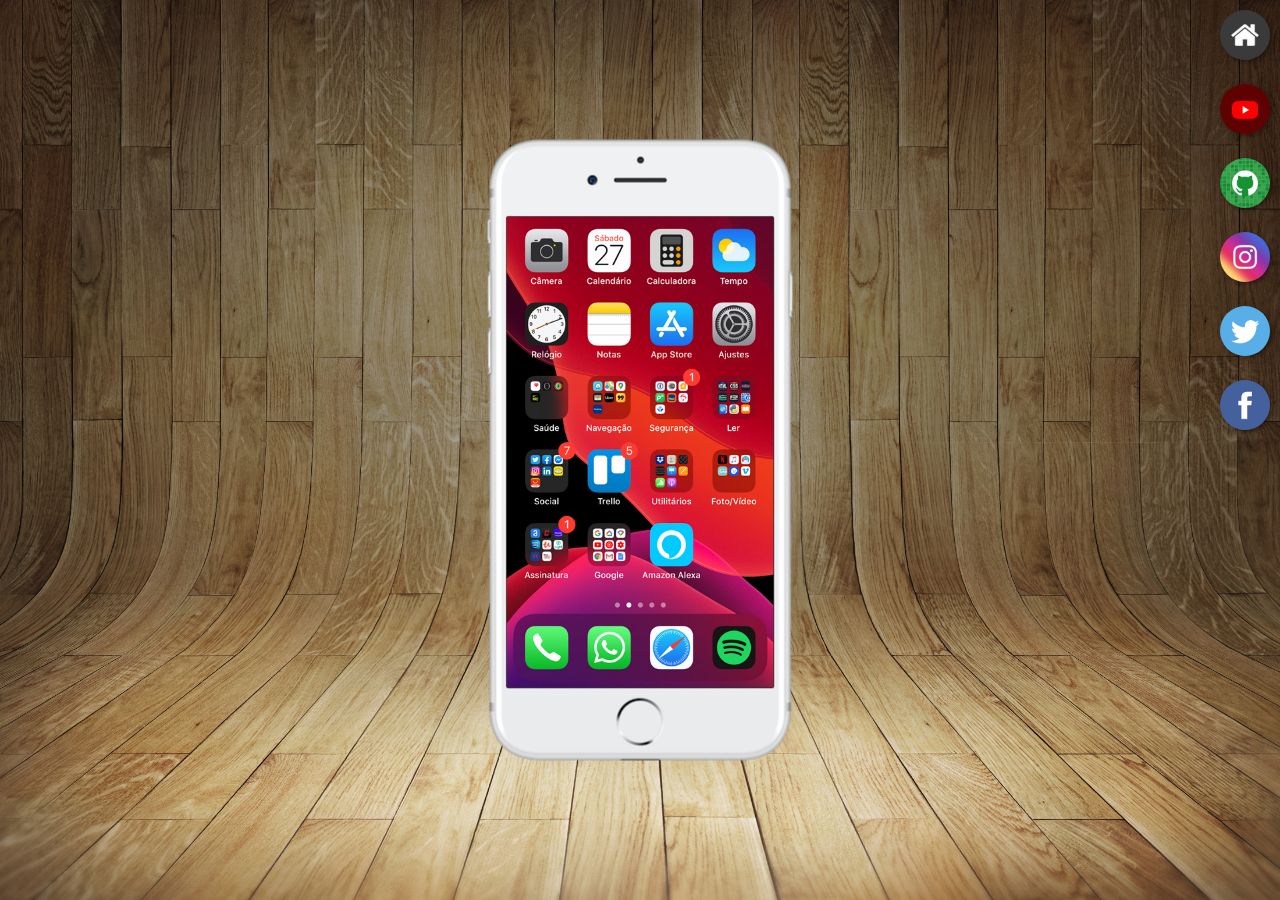
<file: index.html>
<!DOCTYPE html>
<html lang="pt-br">
<head>
    <meta charset="UTF-8">
    <meta http-equiv="X-UA-Compatible" content="IE=edge">
    <meta name="viewport" content="width=device-width, initial-scale=1.0">
    <title>Projeto Redes Sociais</title>
    <link rel="shortcut icon" href="favicon.ico" type="image/x-icon">
    <link rel="stylesheet" href="estilos/style.css">
</head>
<body>
    <main>
        <section id="telefone">
            <iframe src="home.html" name="tela" id="tela" frameborder="0">
                Seu navegador não é compativel com isso.
            </iframe>
        </section>

        <section id="redes-sociais">
            <a href="home.html" target="tela"><img src="imagens/logo-home.jpg" alt="Home"></a><br>
            <a href="youtube.html" target="tela"><img src="imagens/logo-youtube.jpg" alt="YouTube"></a><br>
            <a href="github.html" target="tela"><img src="imagens/logo-github.jpg" alt="GitHub"></a><br>
            <a href="instagram.html" target="tela"><img src="imagens/logo-instagram.jpg" alt="Instagram"></a><br>
            <a href="twitter.html" target="tela"><img src="imagens/logo-twitter.jpg" alt="Twitter"></a><br>
            <a href="facebook.html" target="tela"><img src="imagens/logo-facebook.jpg" alt="Facebook"></a>
        </section>
    </main>
</body>
</html>
</file>
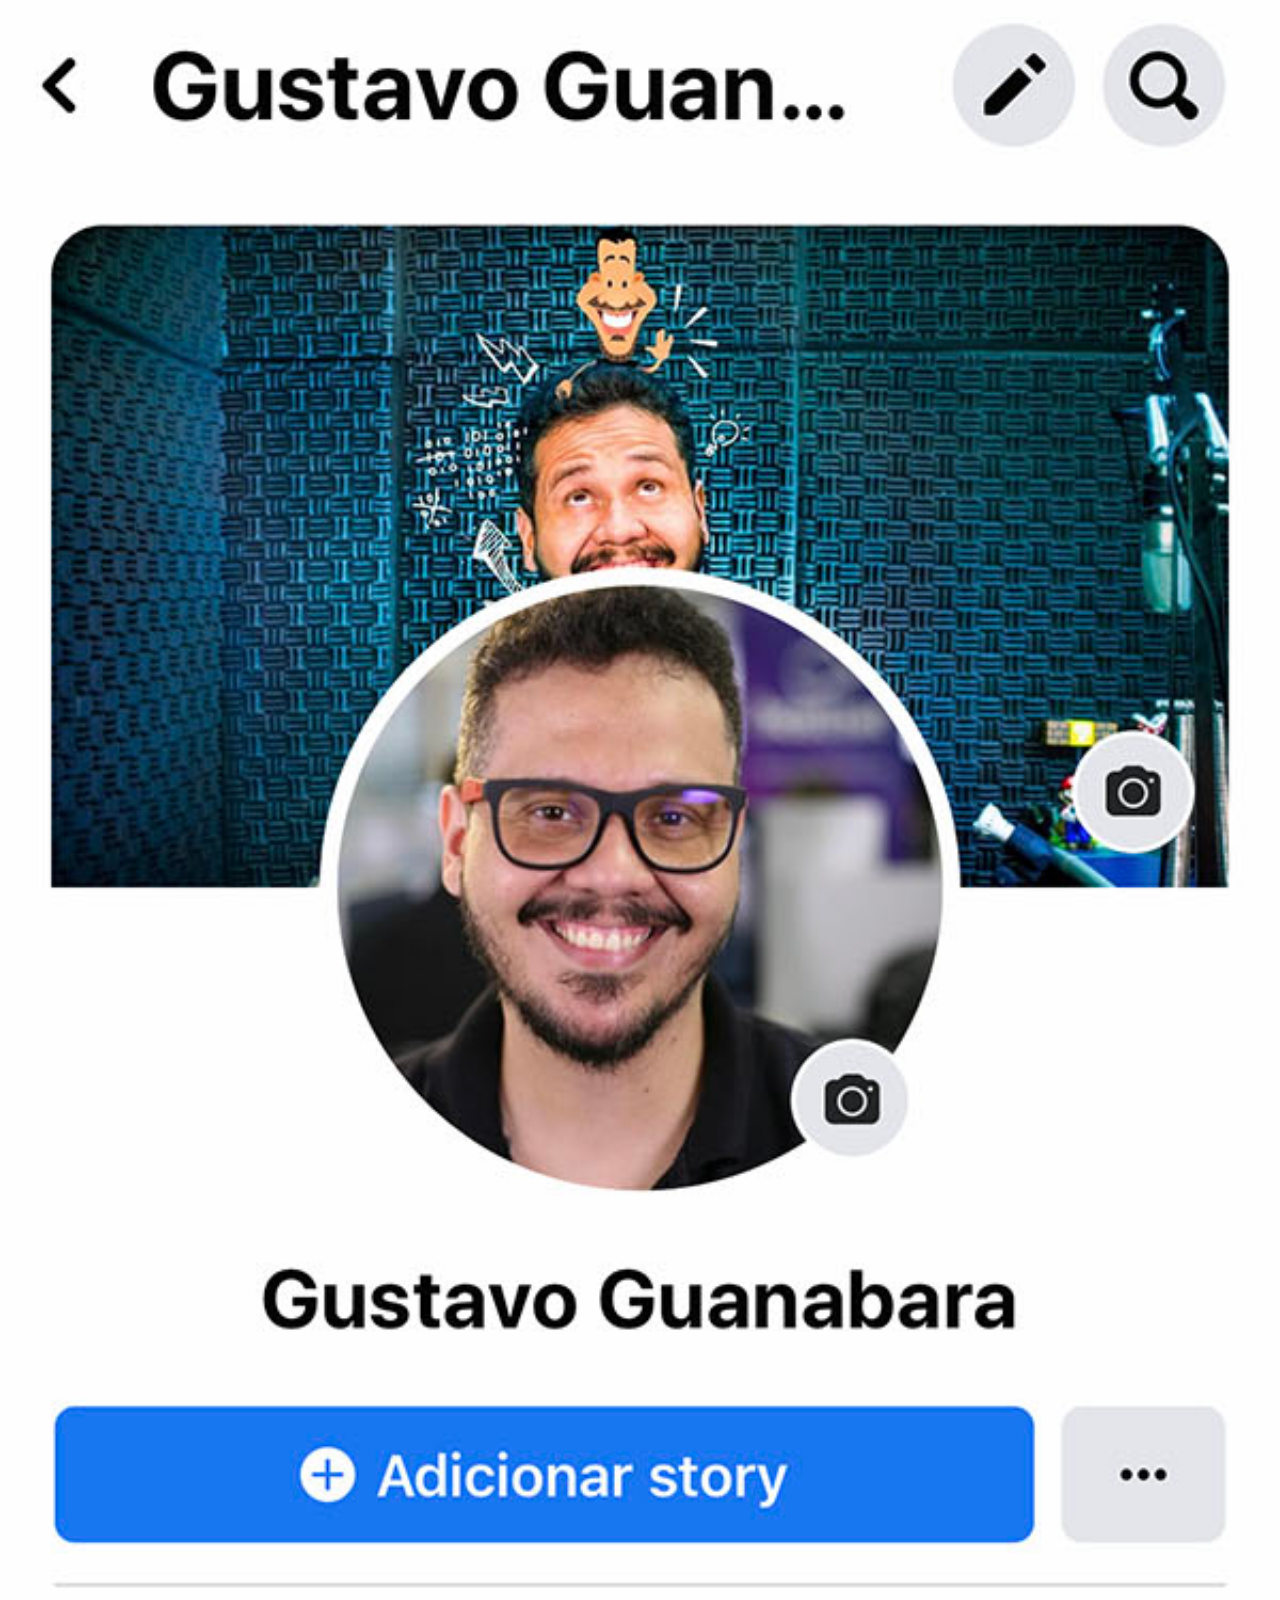
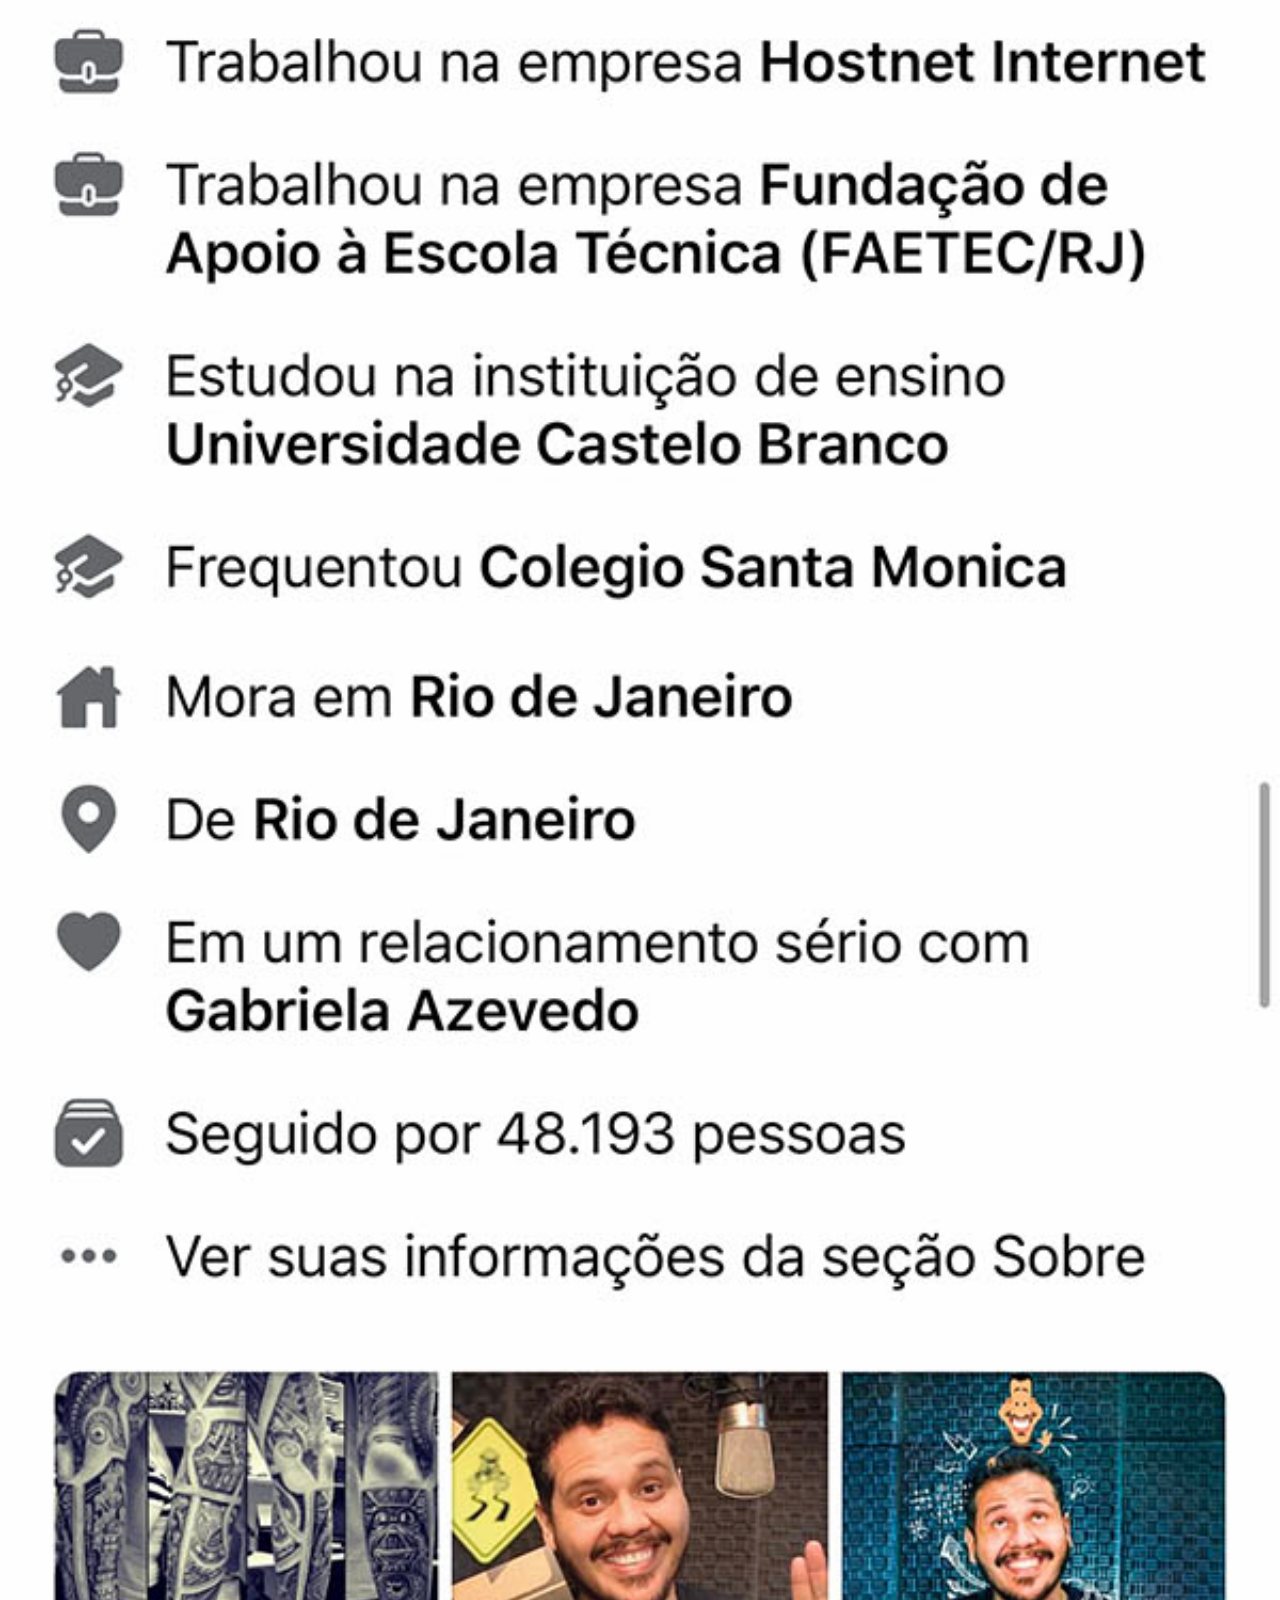
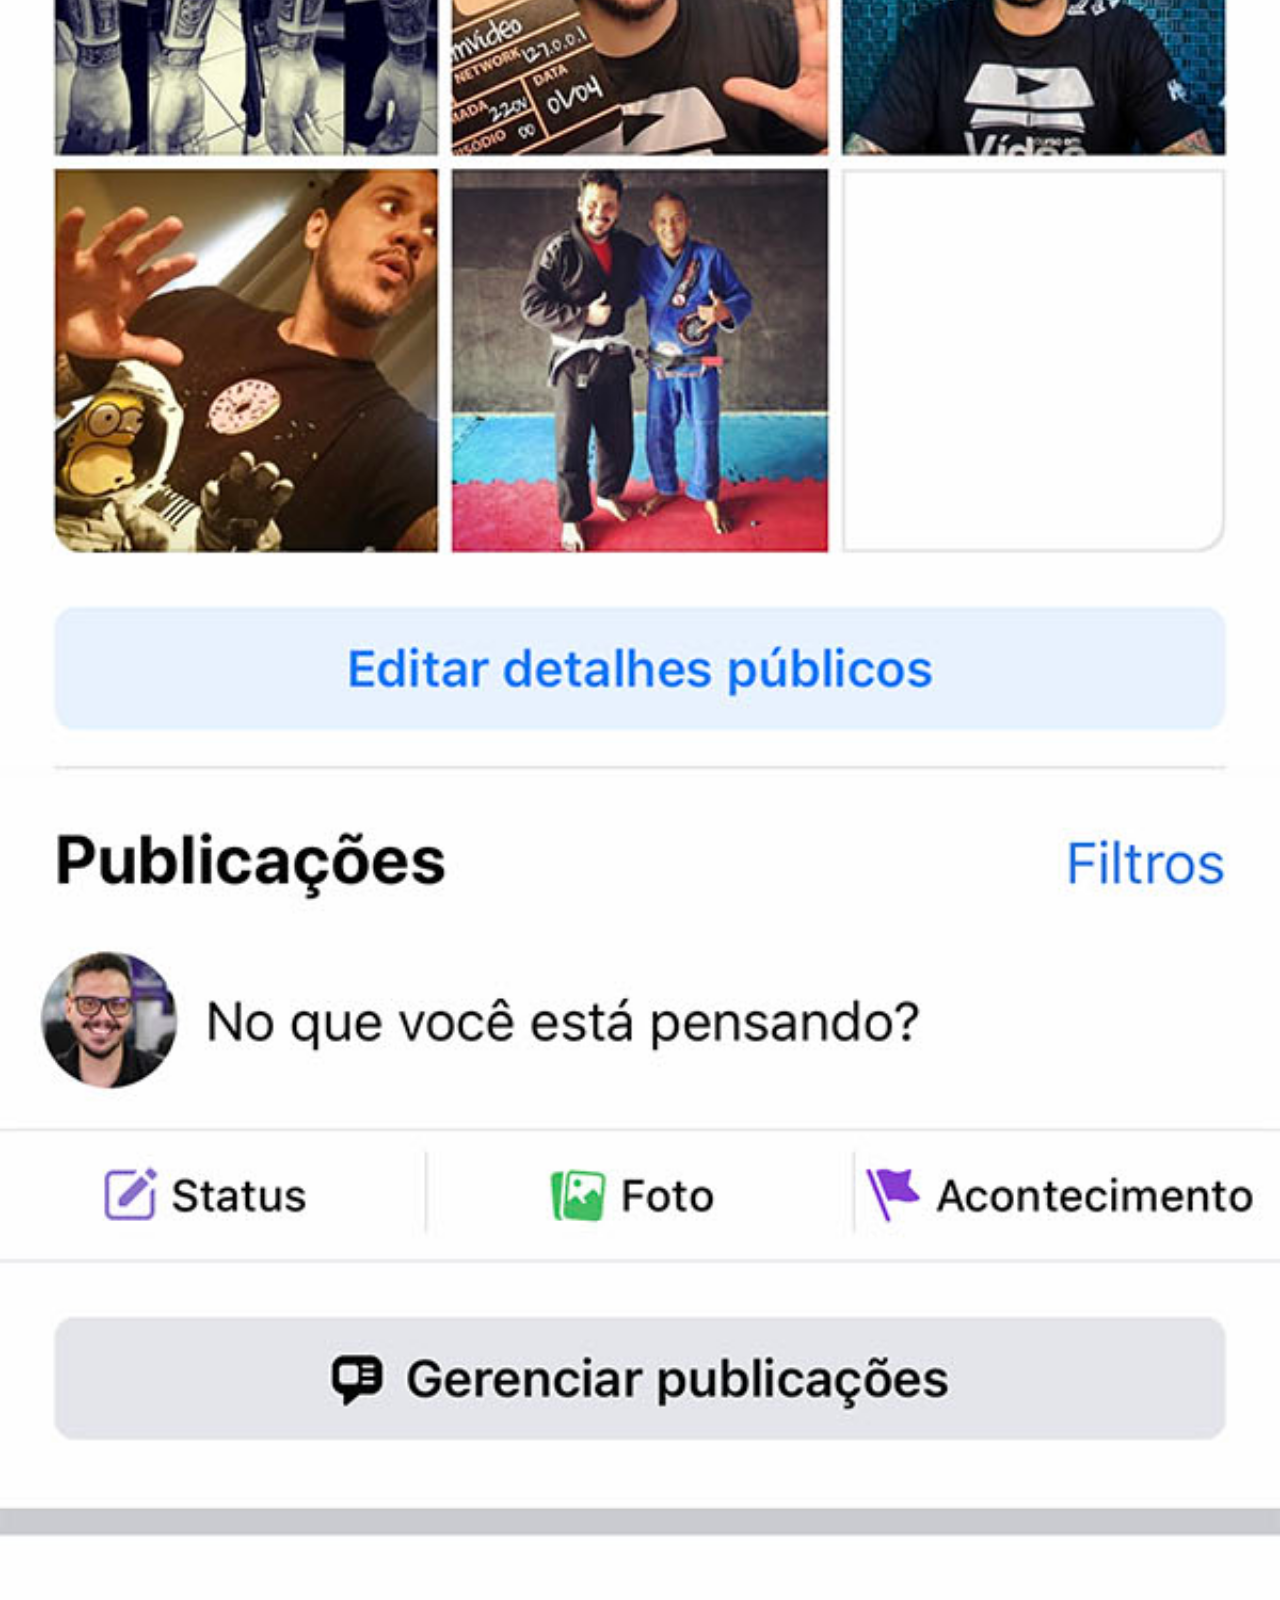
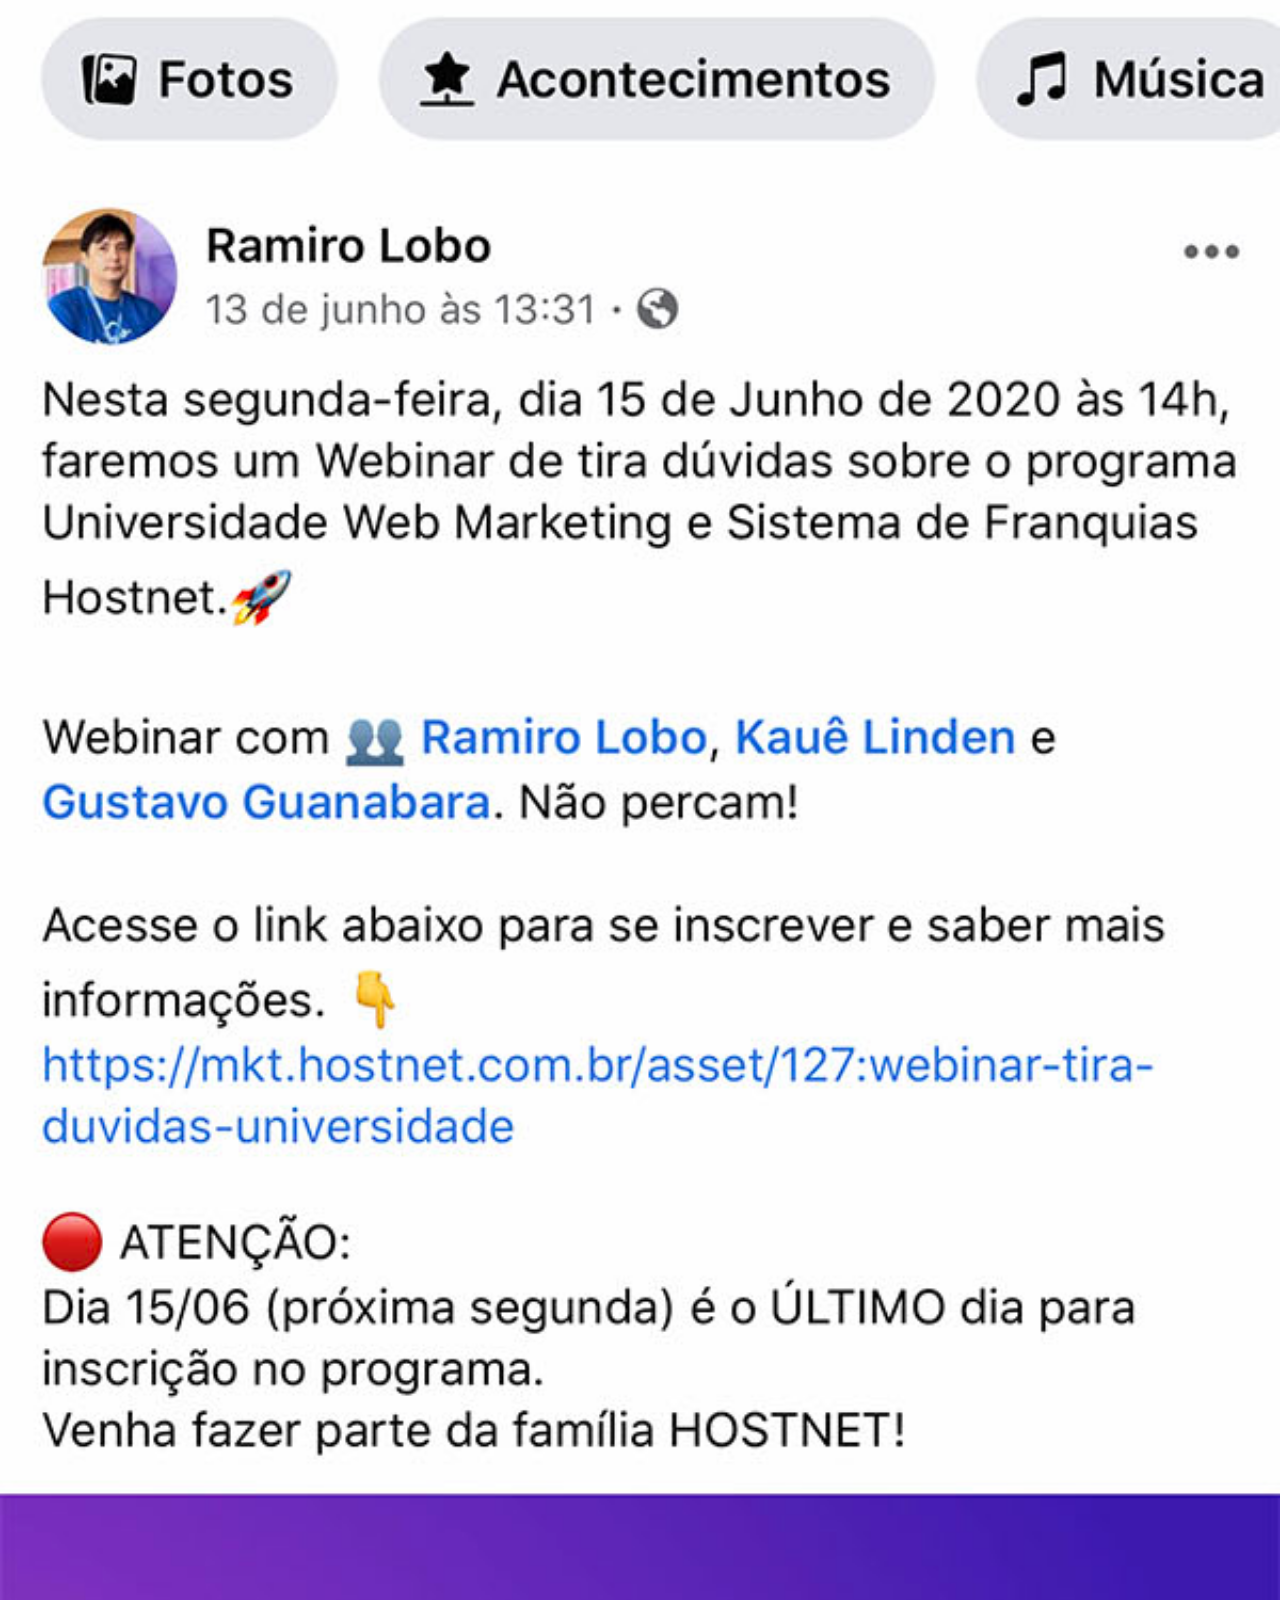
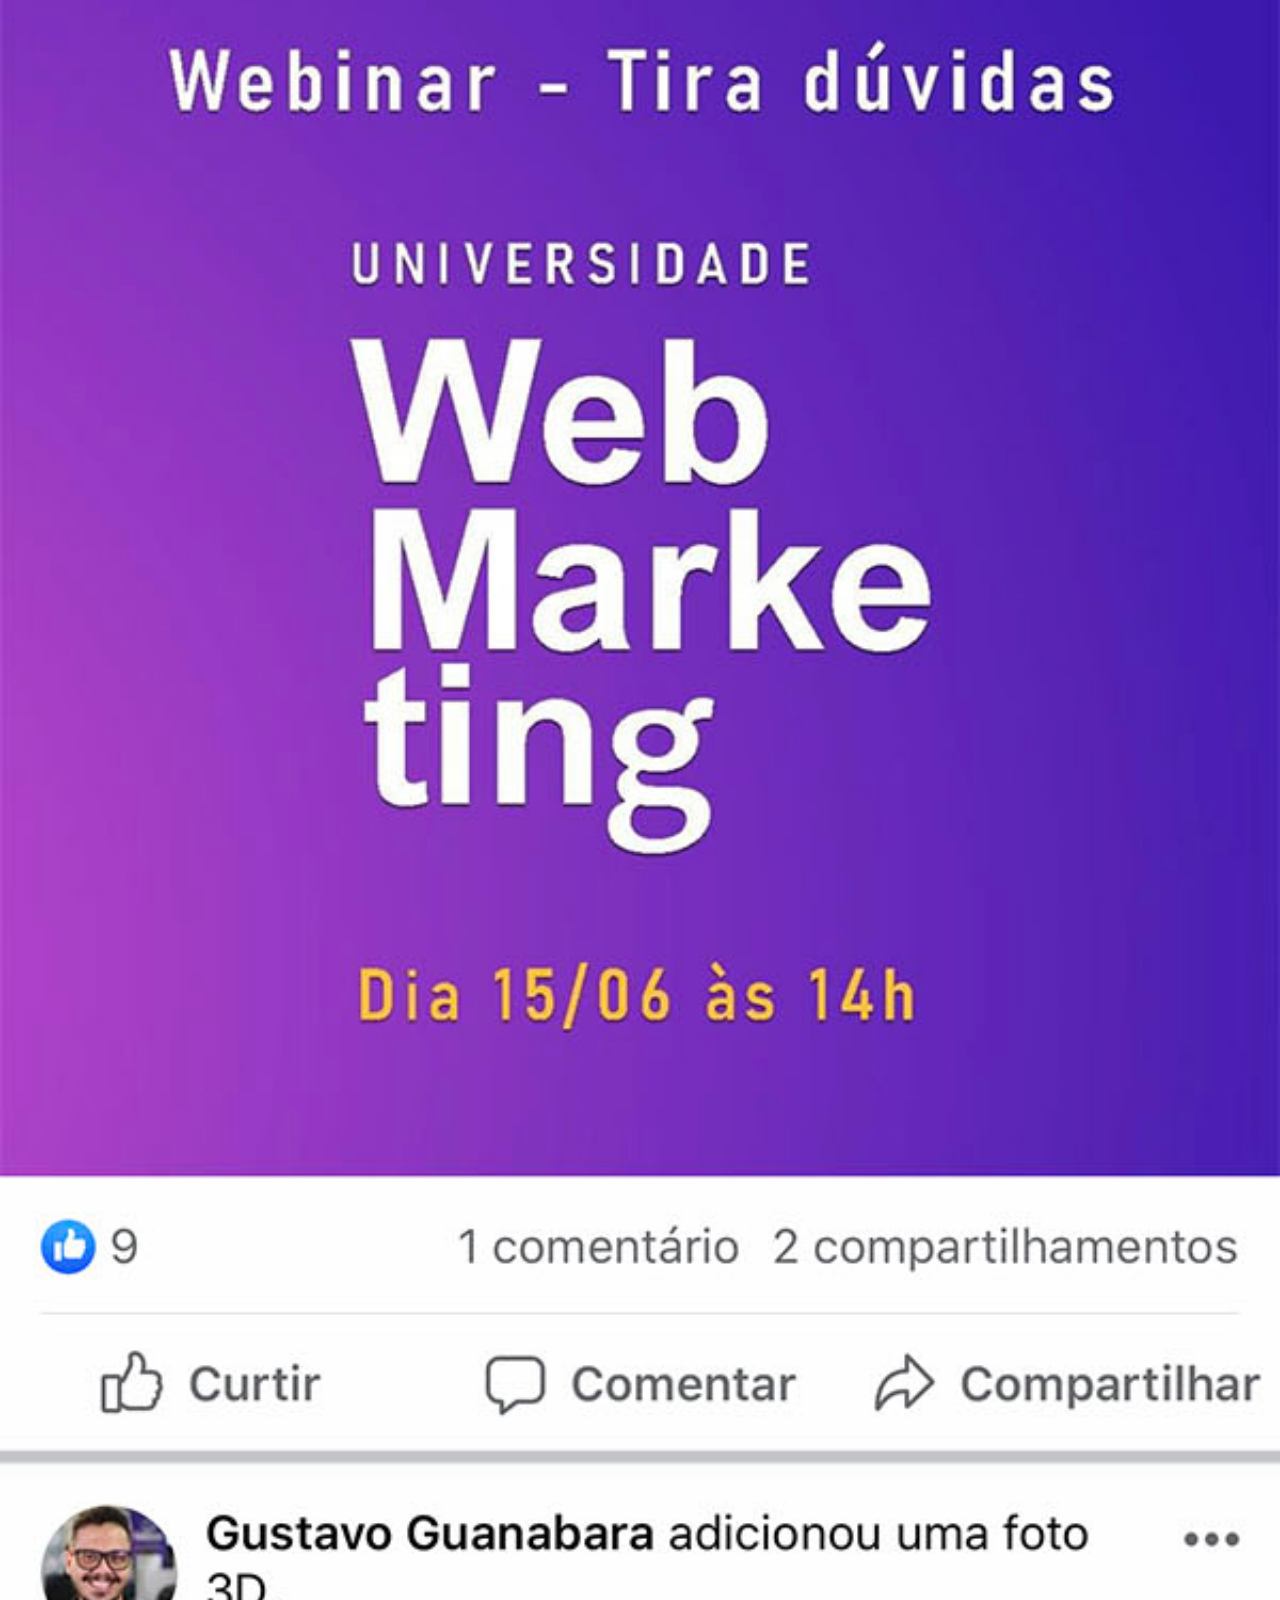
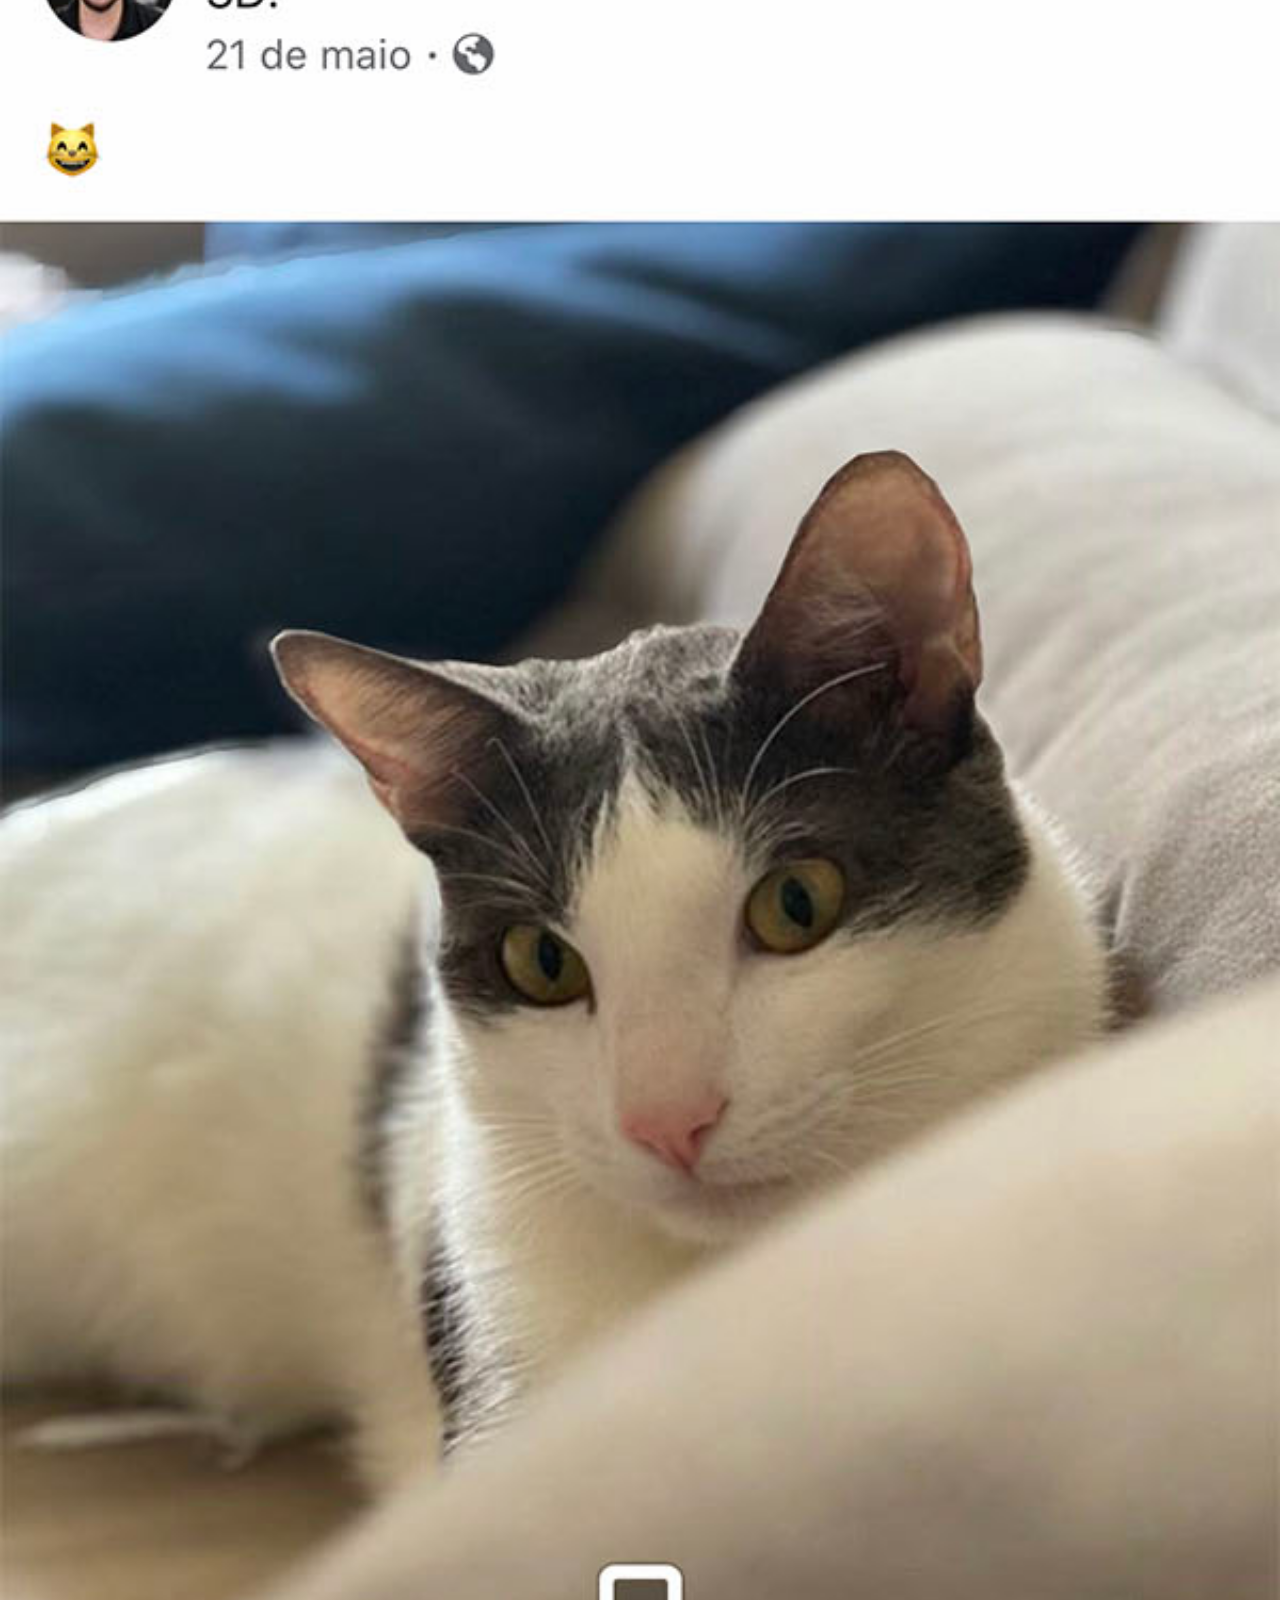
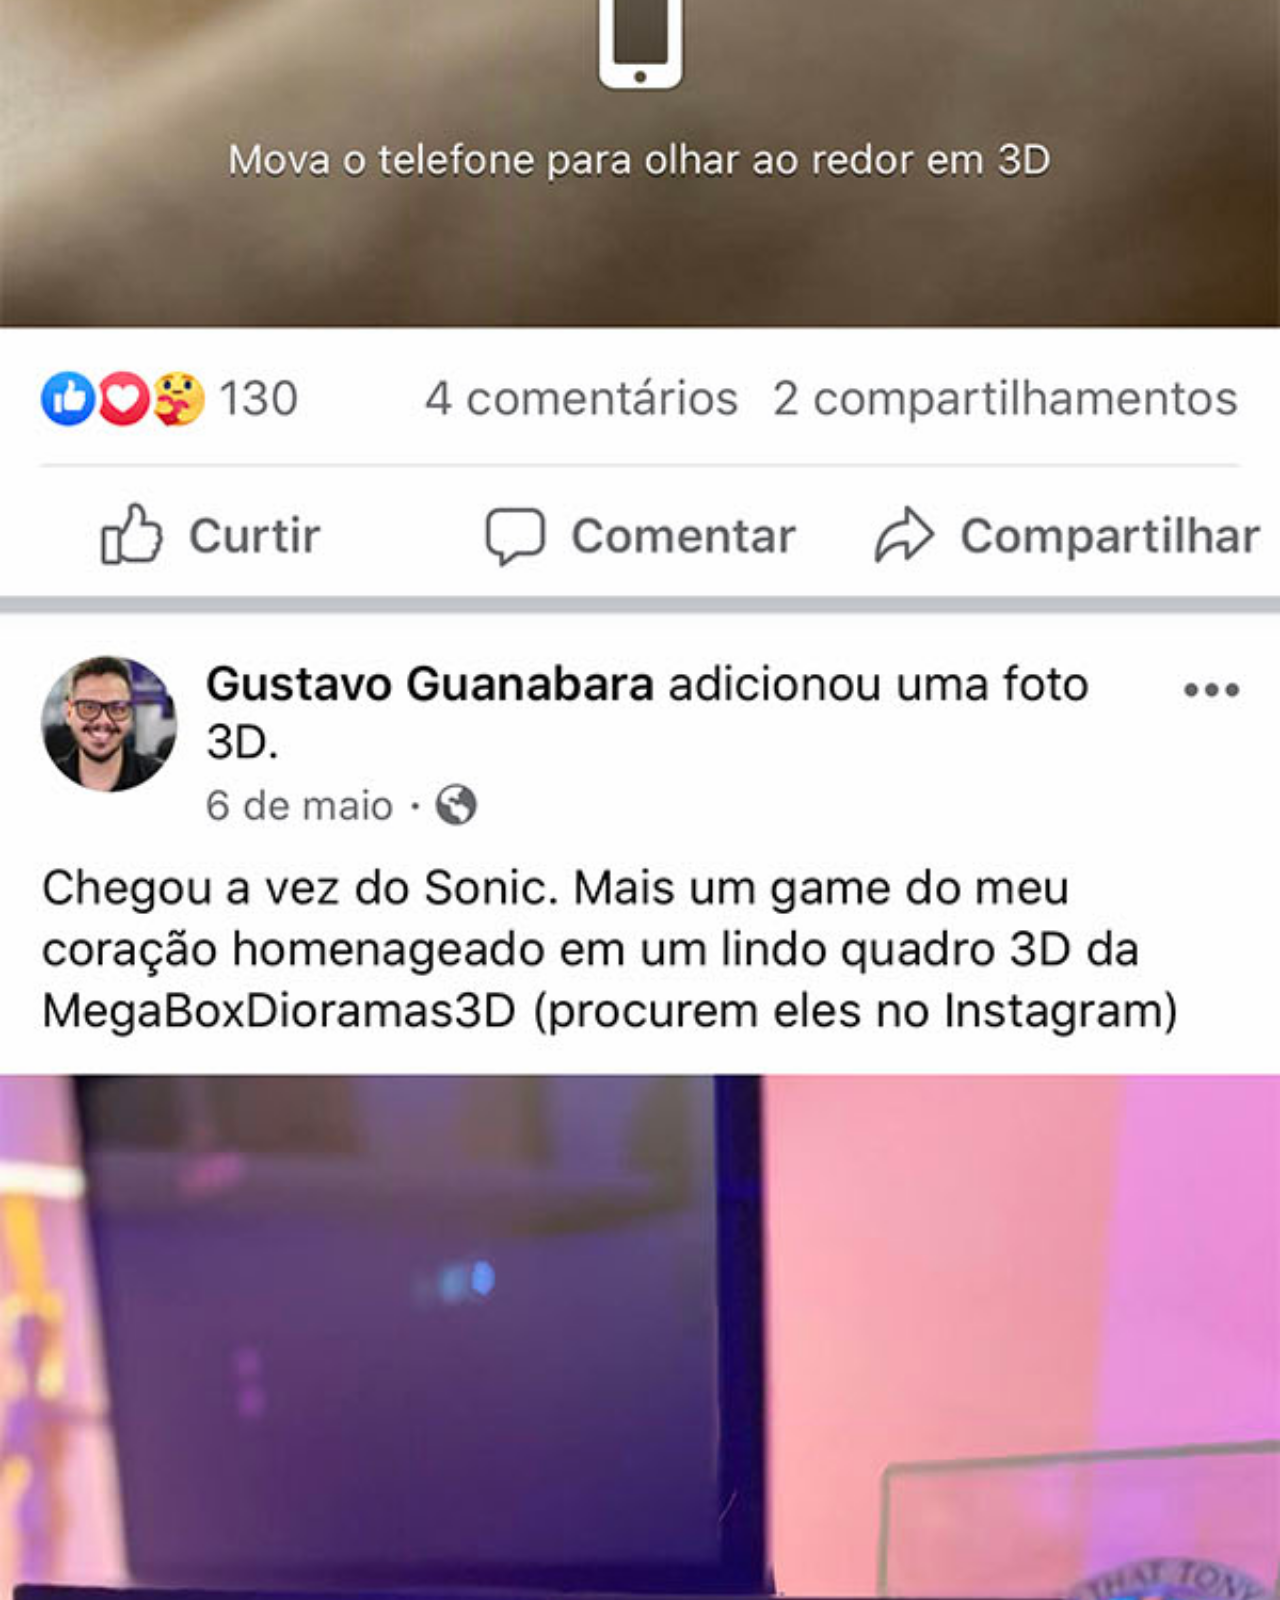
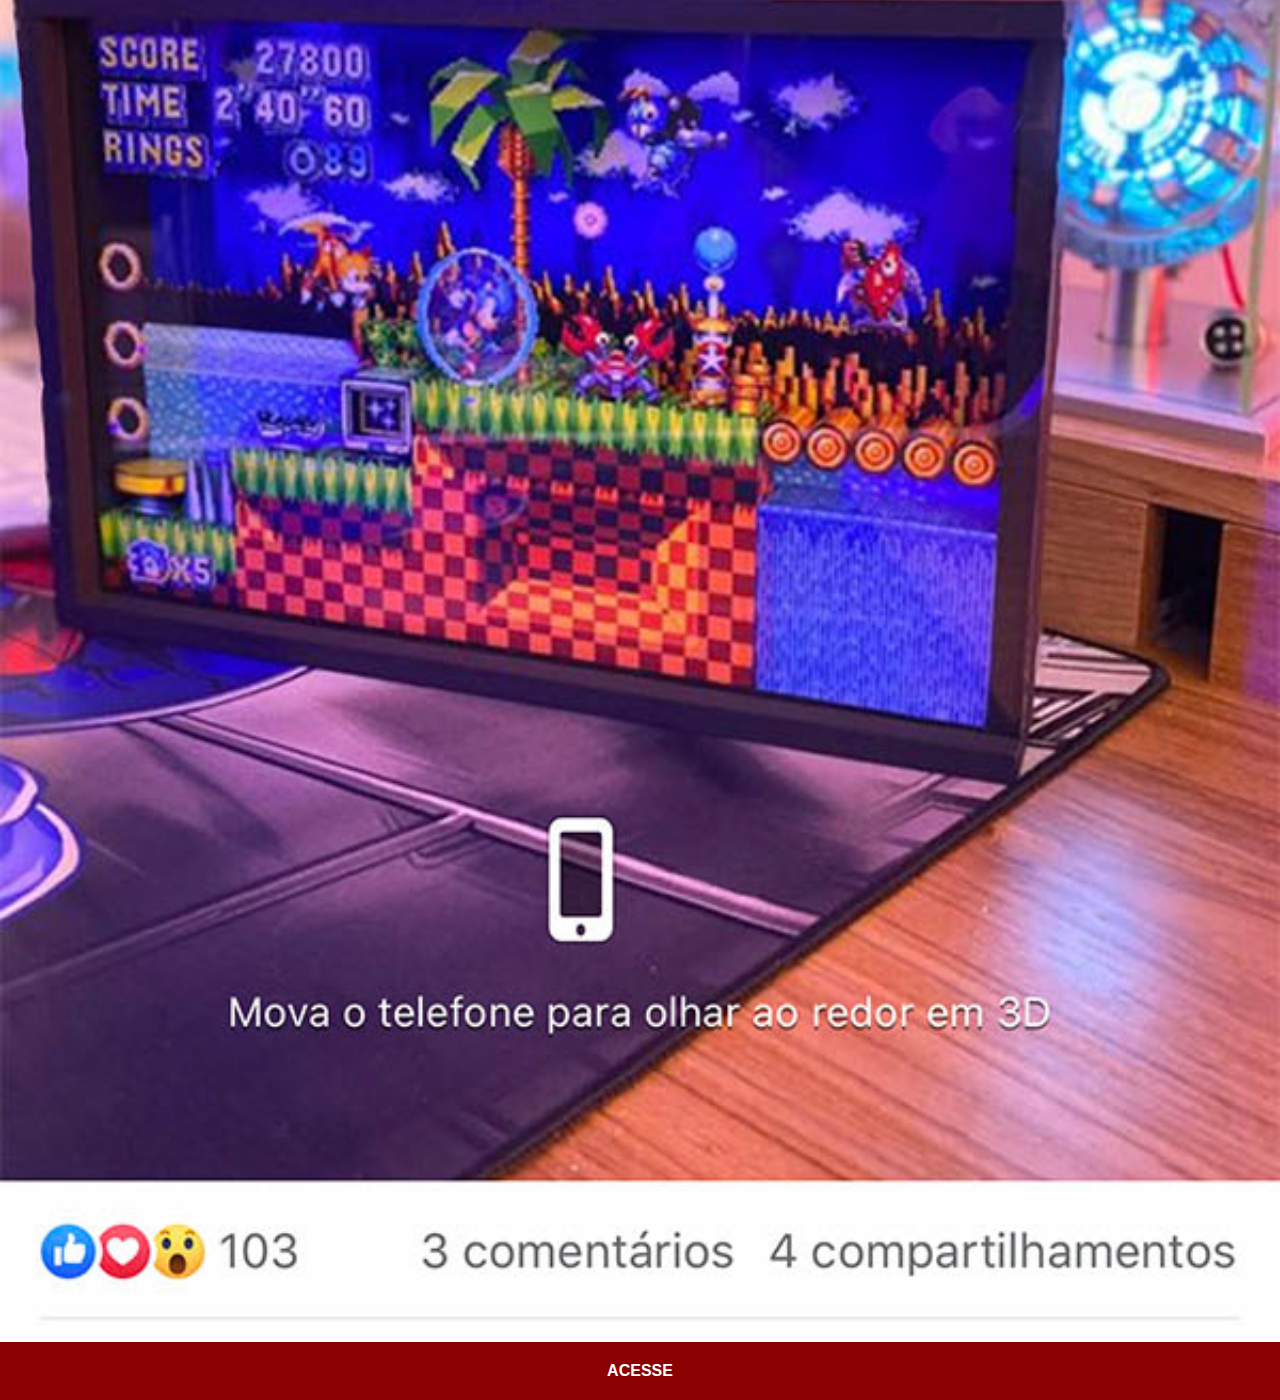
<file: facebook.html>
<!DOCTYPE html>
<html lang="pt-br">
<head>
    <meta charset="UTF-8">
    <meta http-equiv="X-UA-Compatible" content="IE=edge">
    <meta name="viewport" content="width=device-width, initial-scale=1.0">
    <title>Facebook</title>
    <link rel="stylesheet" href="estilos/social.css">
</head>
<body>
    <img src="imagens/tela-facebook.jpg" alt="Facebook">
    <a href="https://facebook.com/gustavoguanabara/" target="_blank">ACESSE</a>
</body>
</html>
</file>
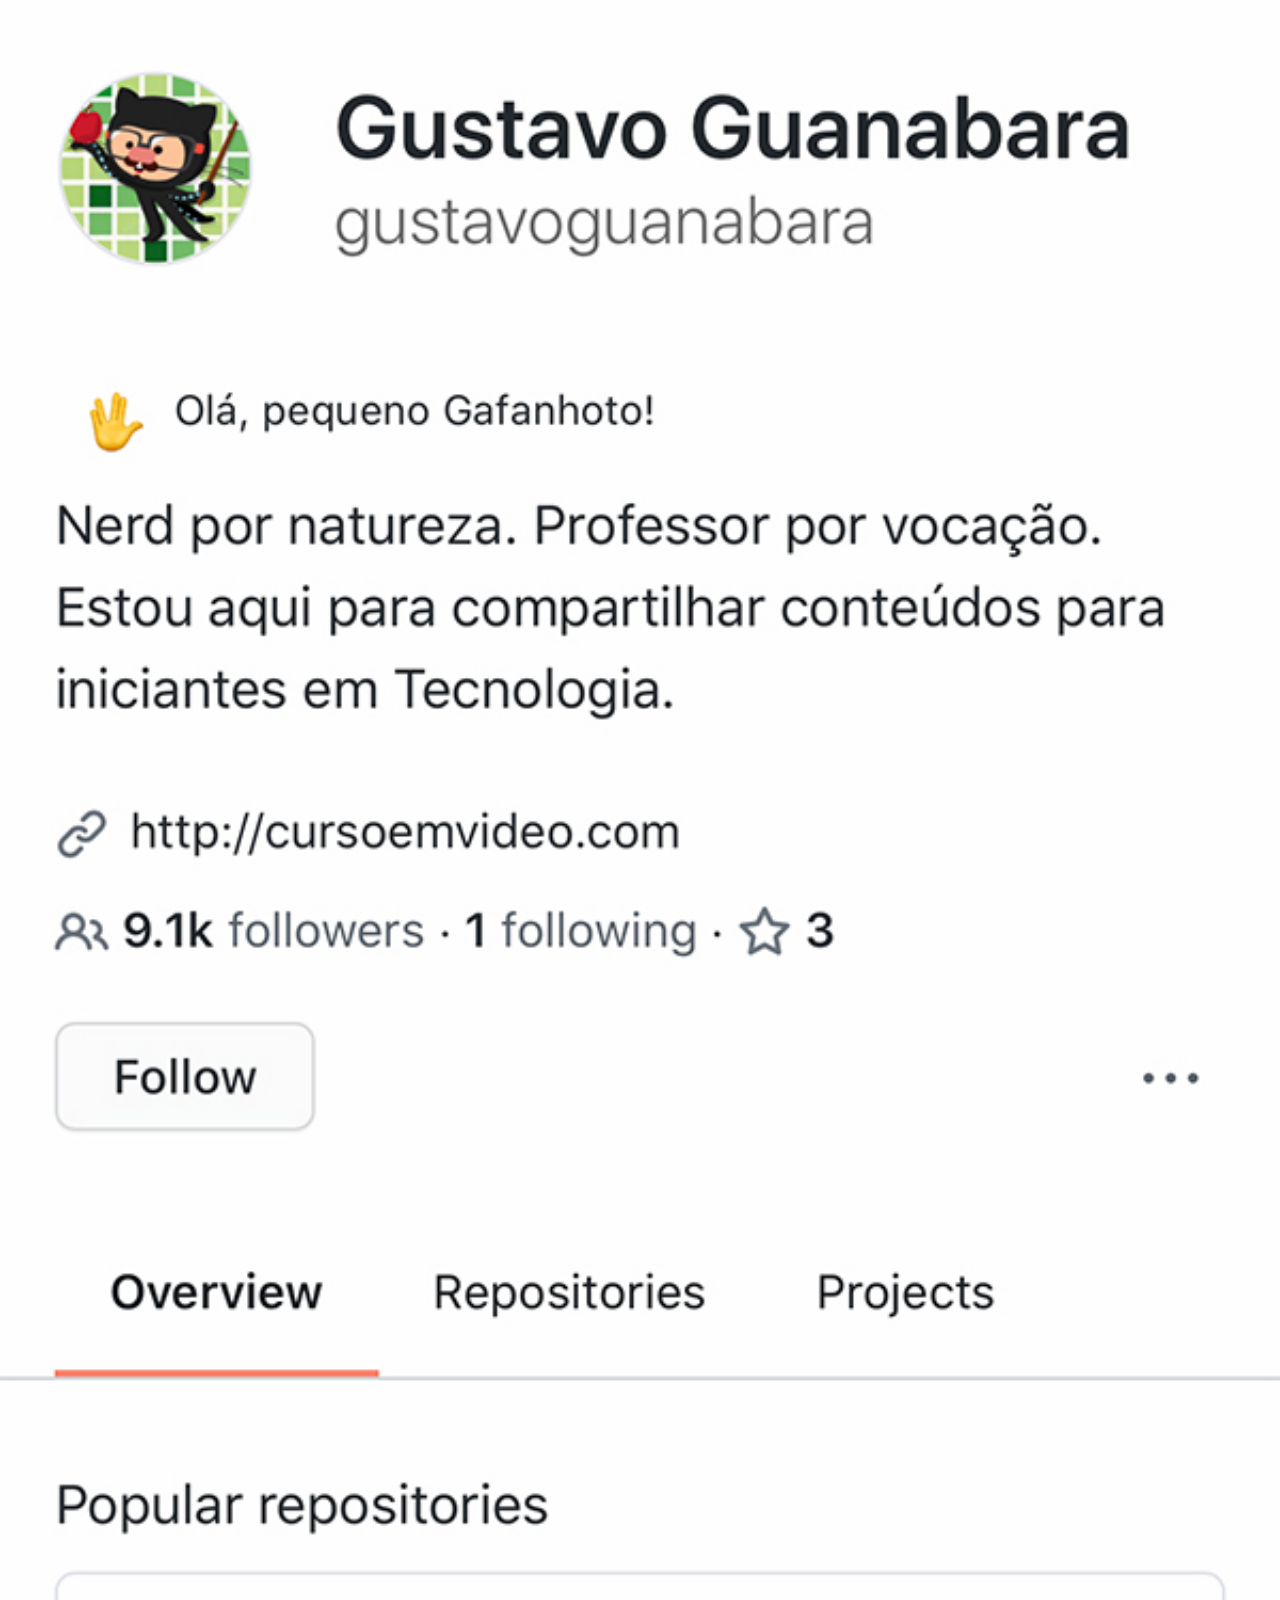
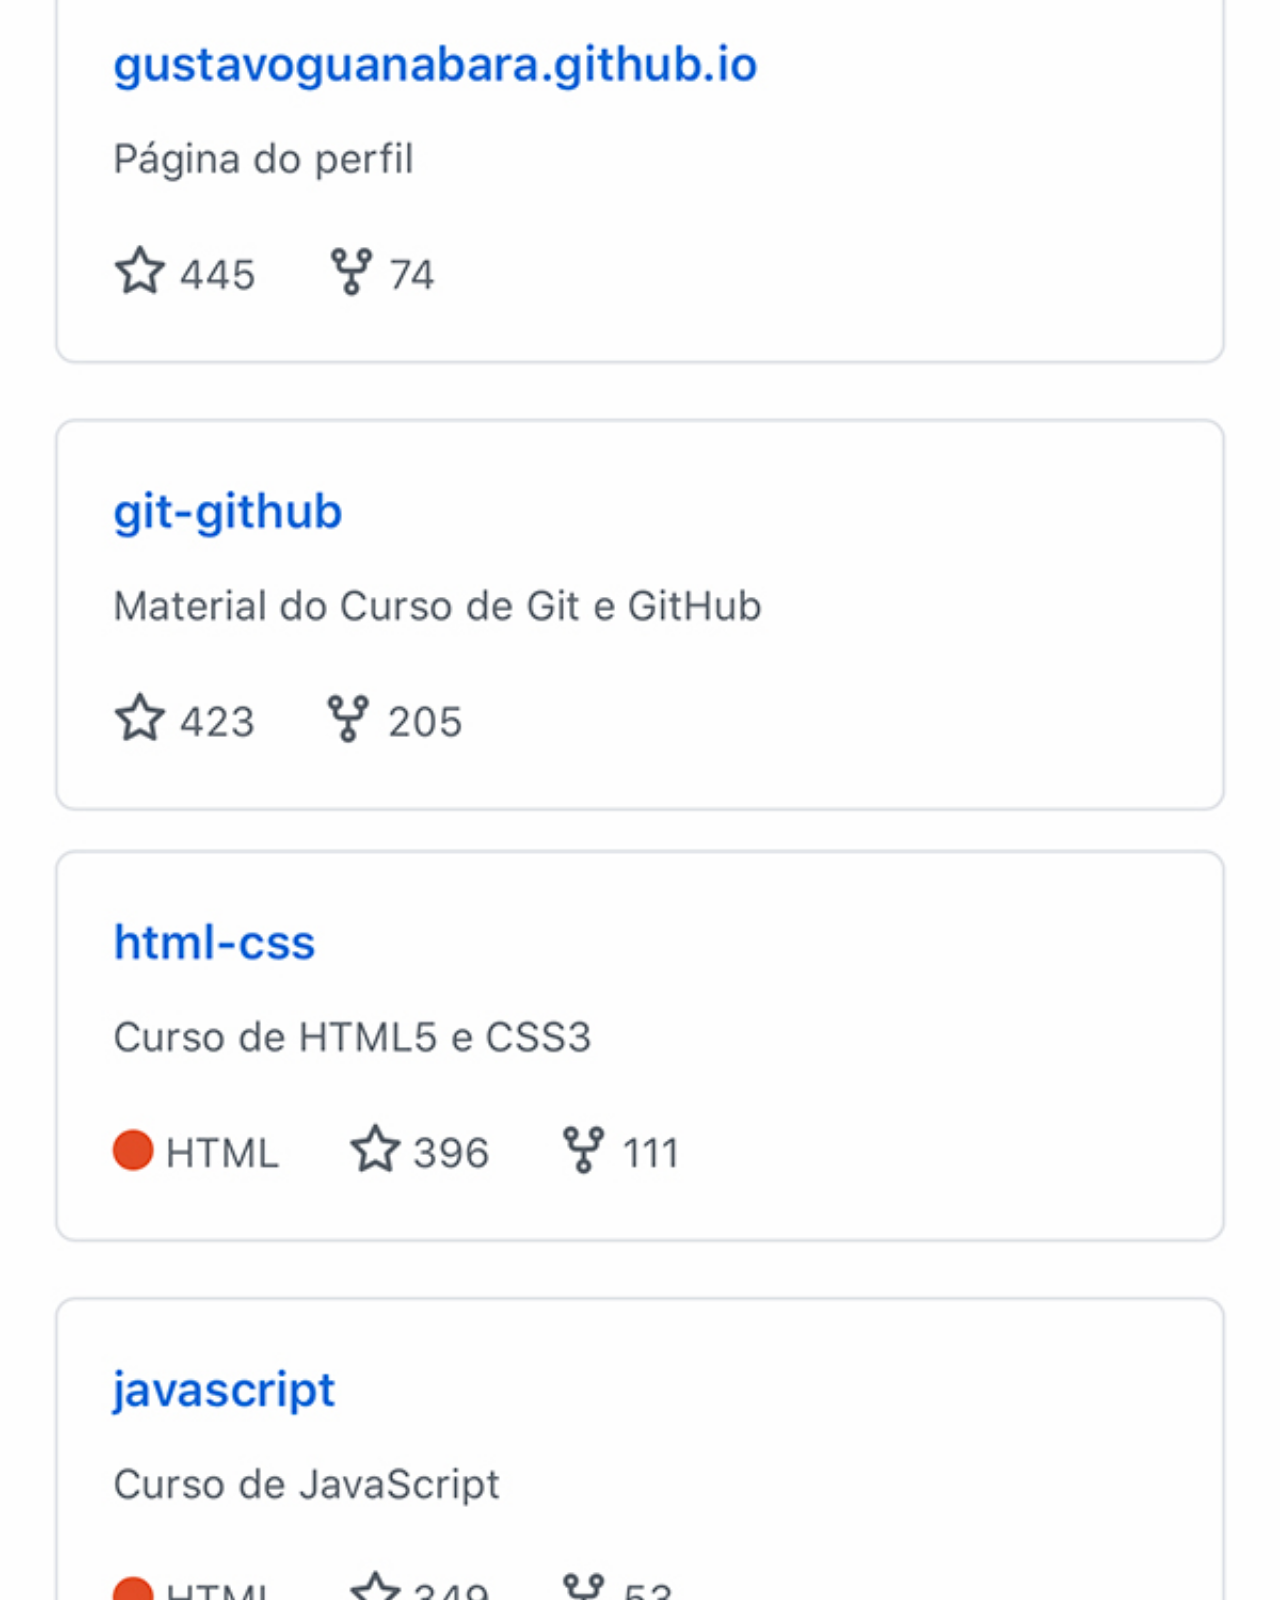
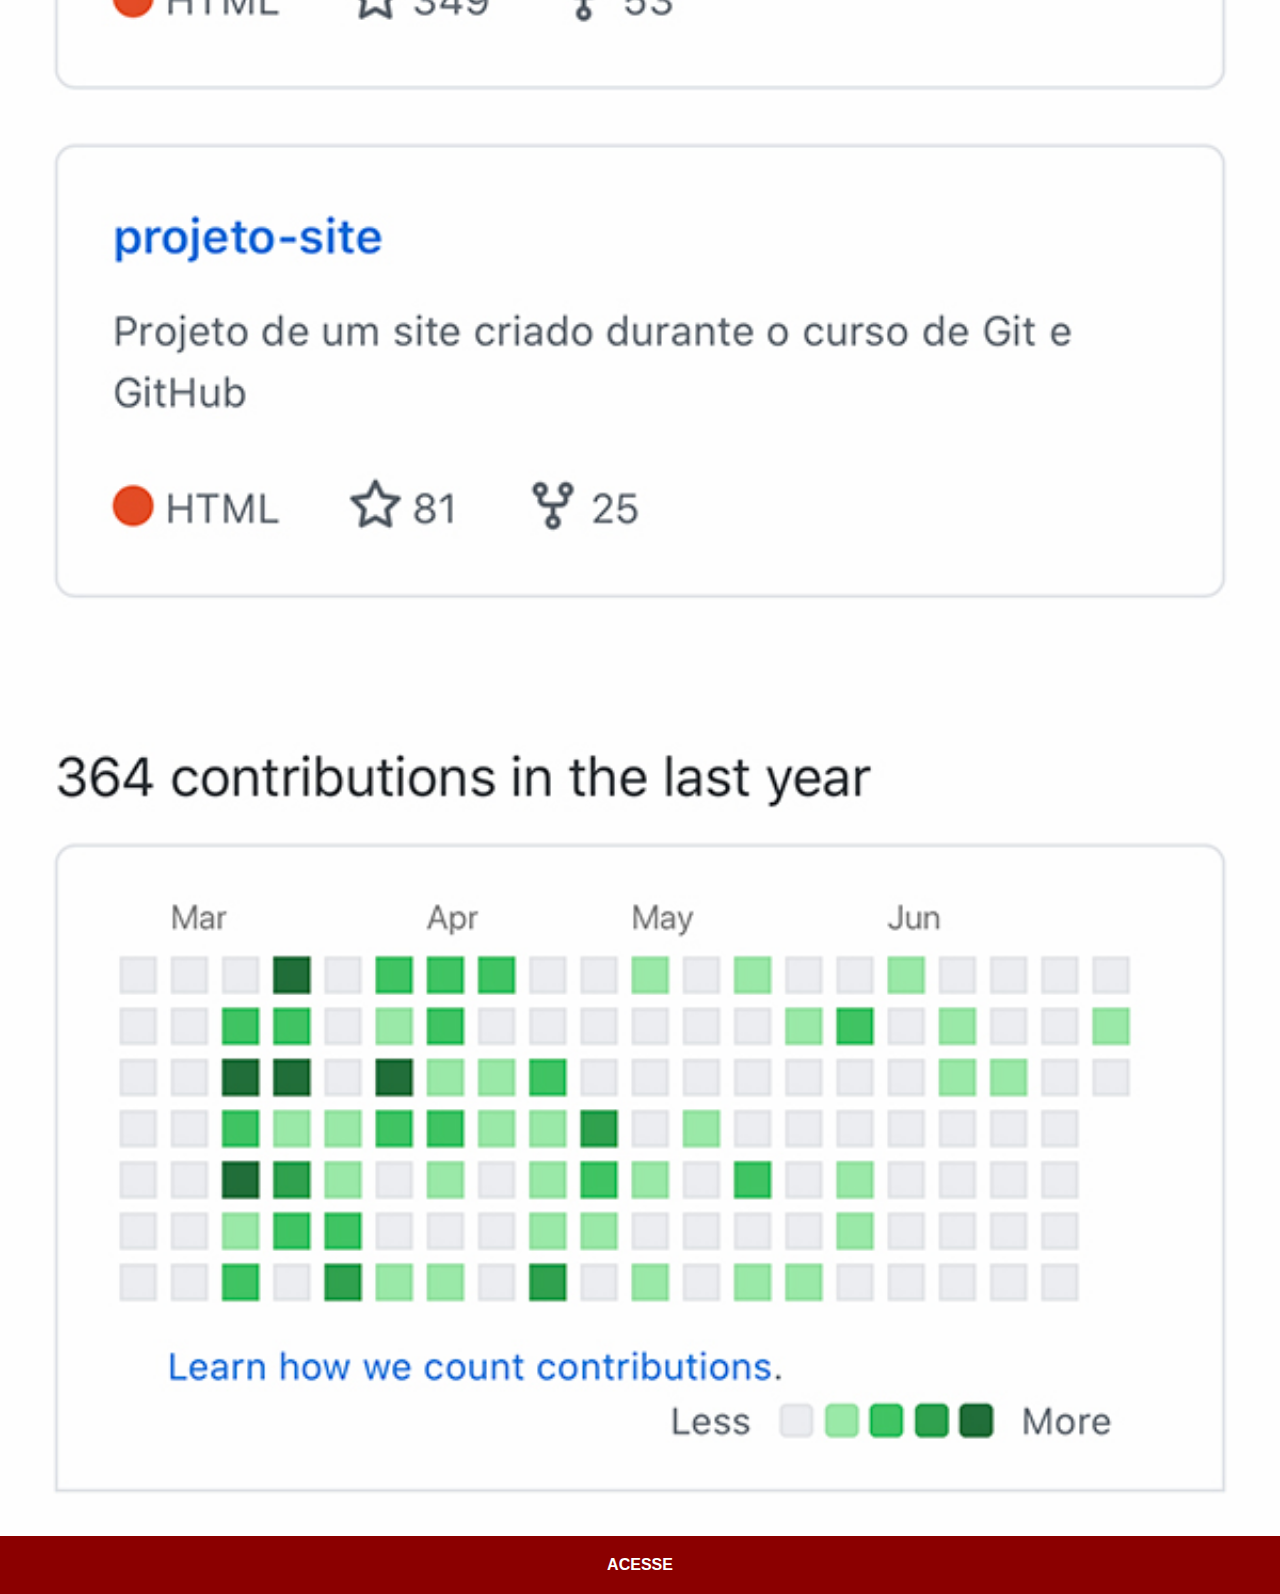
<file: github.html>
<!DOCTYPE html>
<html lang="pt-br">
<head>
    <meta charset="UTF-8">
    <meta http-equiv="X-UA-Compatible" content="IE=edge">
    <meta name="viewport" content="width=device-width, initial-scale=1.0">
    <title>GitHub</title>
    <link rel="stylesheet" href="estilos/social.css">
</head>
<body>
    <img src="imagens/tela-github.jpg" alt="GitHub">
    <a href="https://github.com/gustavoguanabara/" target="_blank">ACESSE</a>
</body>
</html>
</file>
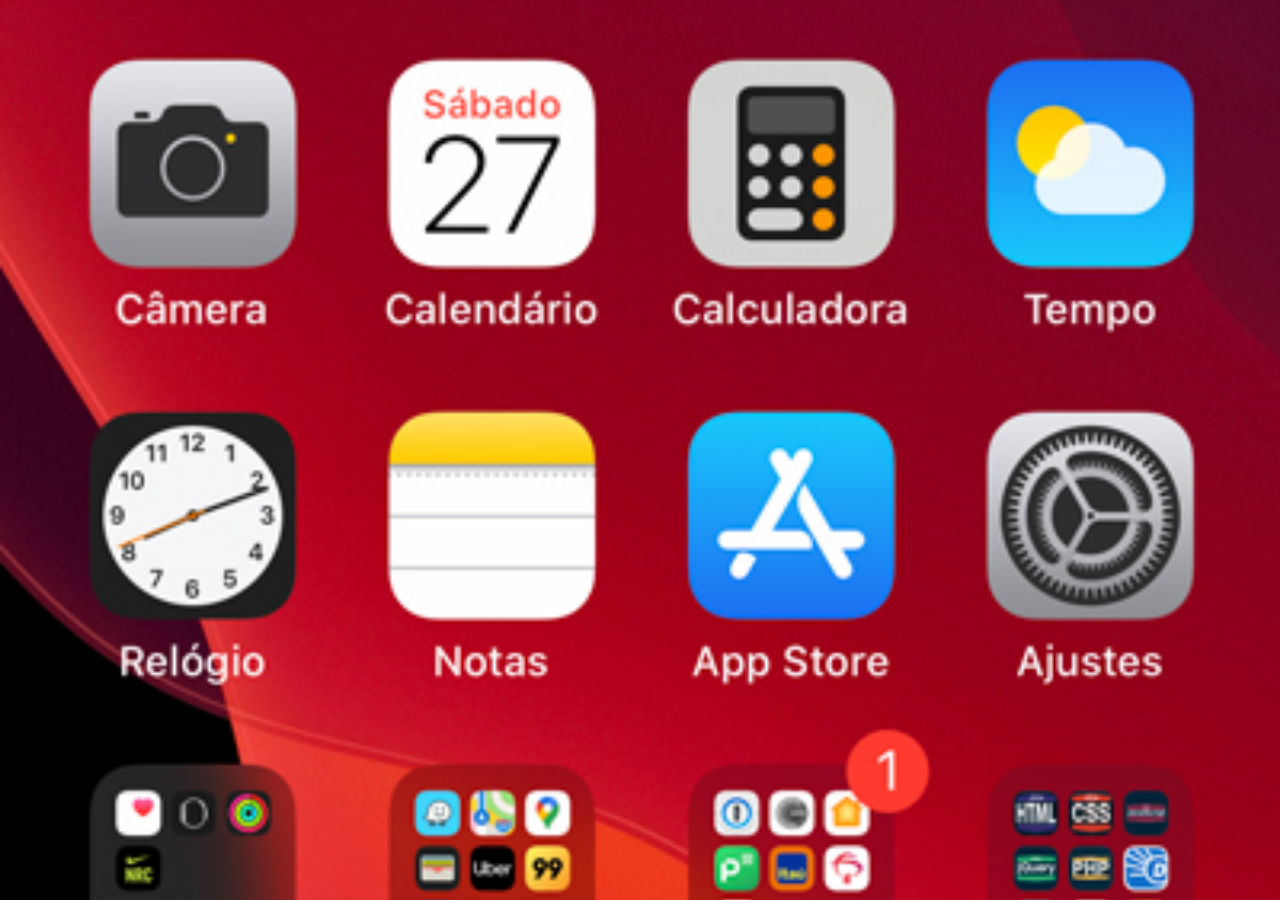
<file: home.html>
<!DOCTYPE html>
<html lang="pt-br">
<head>
    <meta charset="UTF-8">
    <meta http-equiv="X-UA-Compatible" content="IE=edge">
    <meta name="viewport" content="width=device-width, initial-scale=1.0">
    <title>Home</title>
    <style>
        * {
            padding: 0px;
            margin: 0px;
        }

        body {
            height: 100vh;
            width: 100vw;
            background: black url('imagens/tela-home.jpg') no-repeat top center;
            background-size: cover;
        }
    </style>
</head>
<body>
    
</body>
</html>
</file>
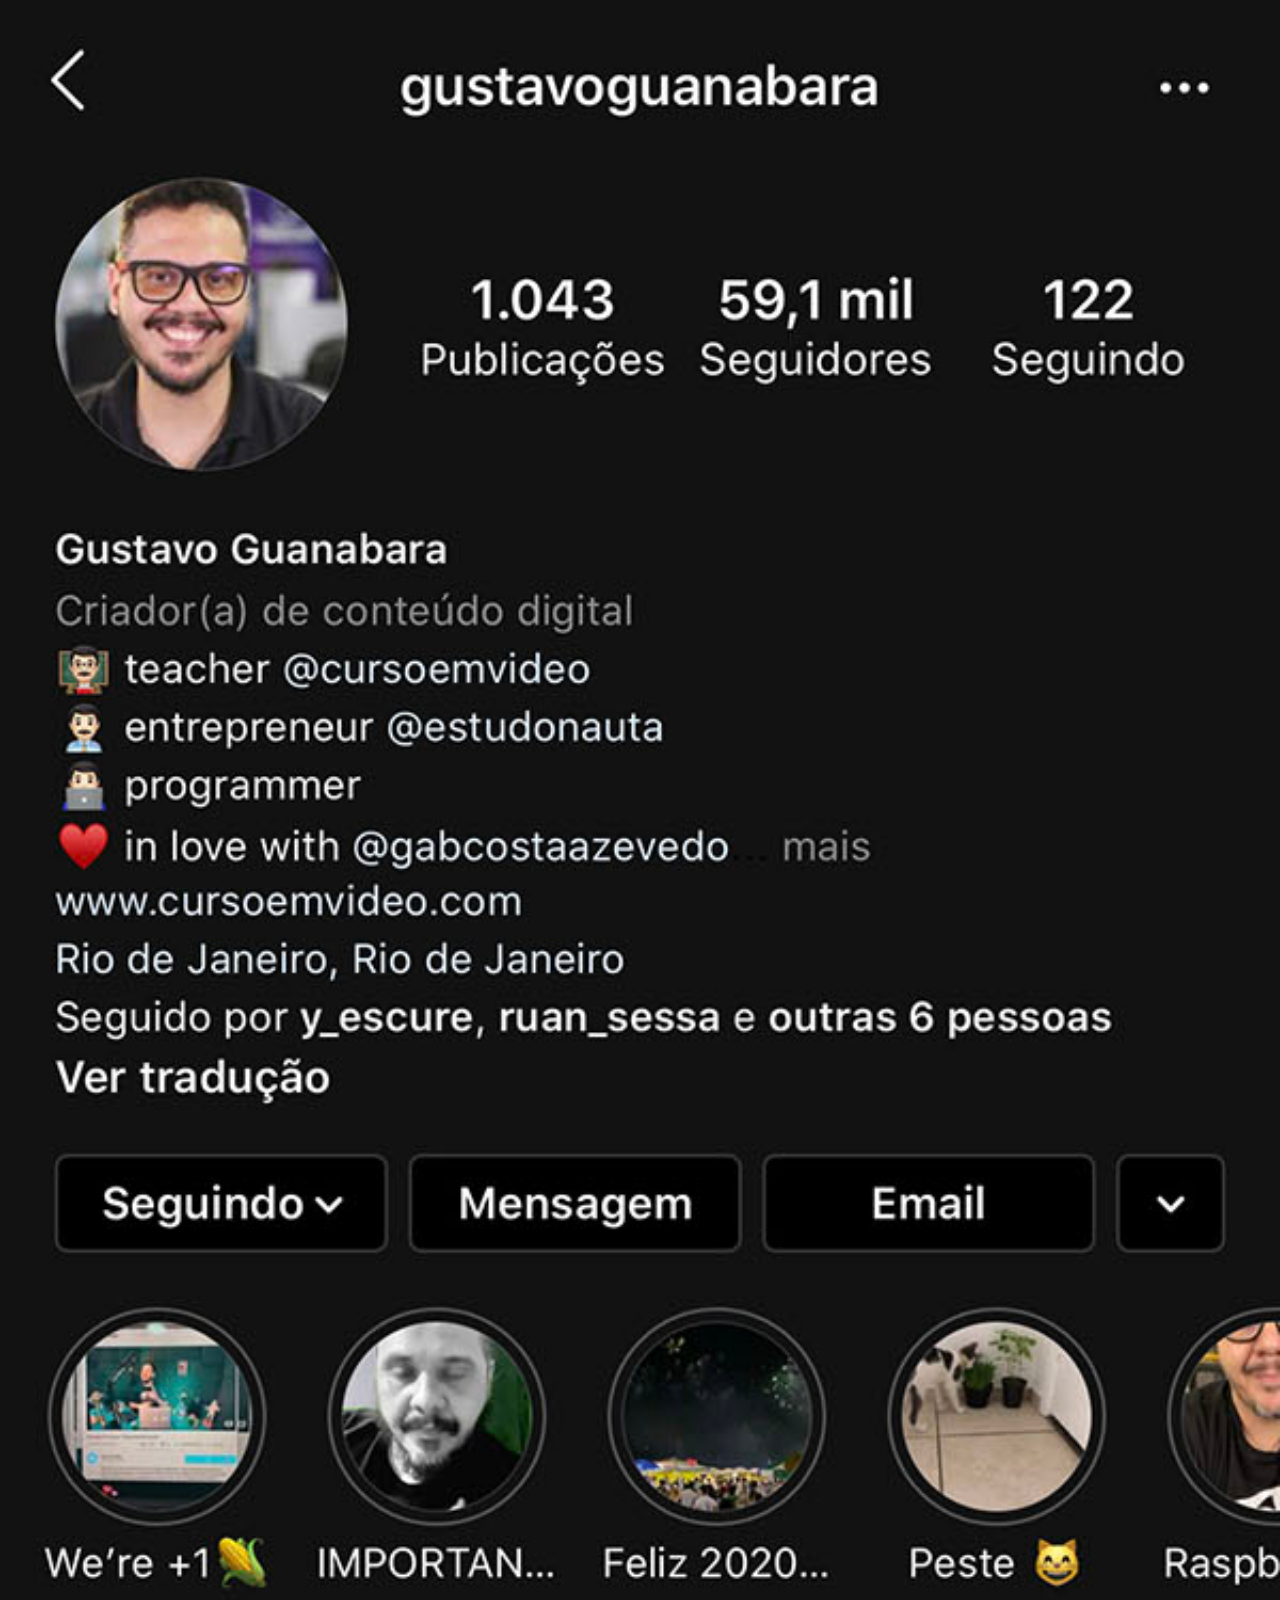
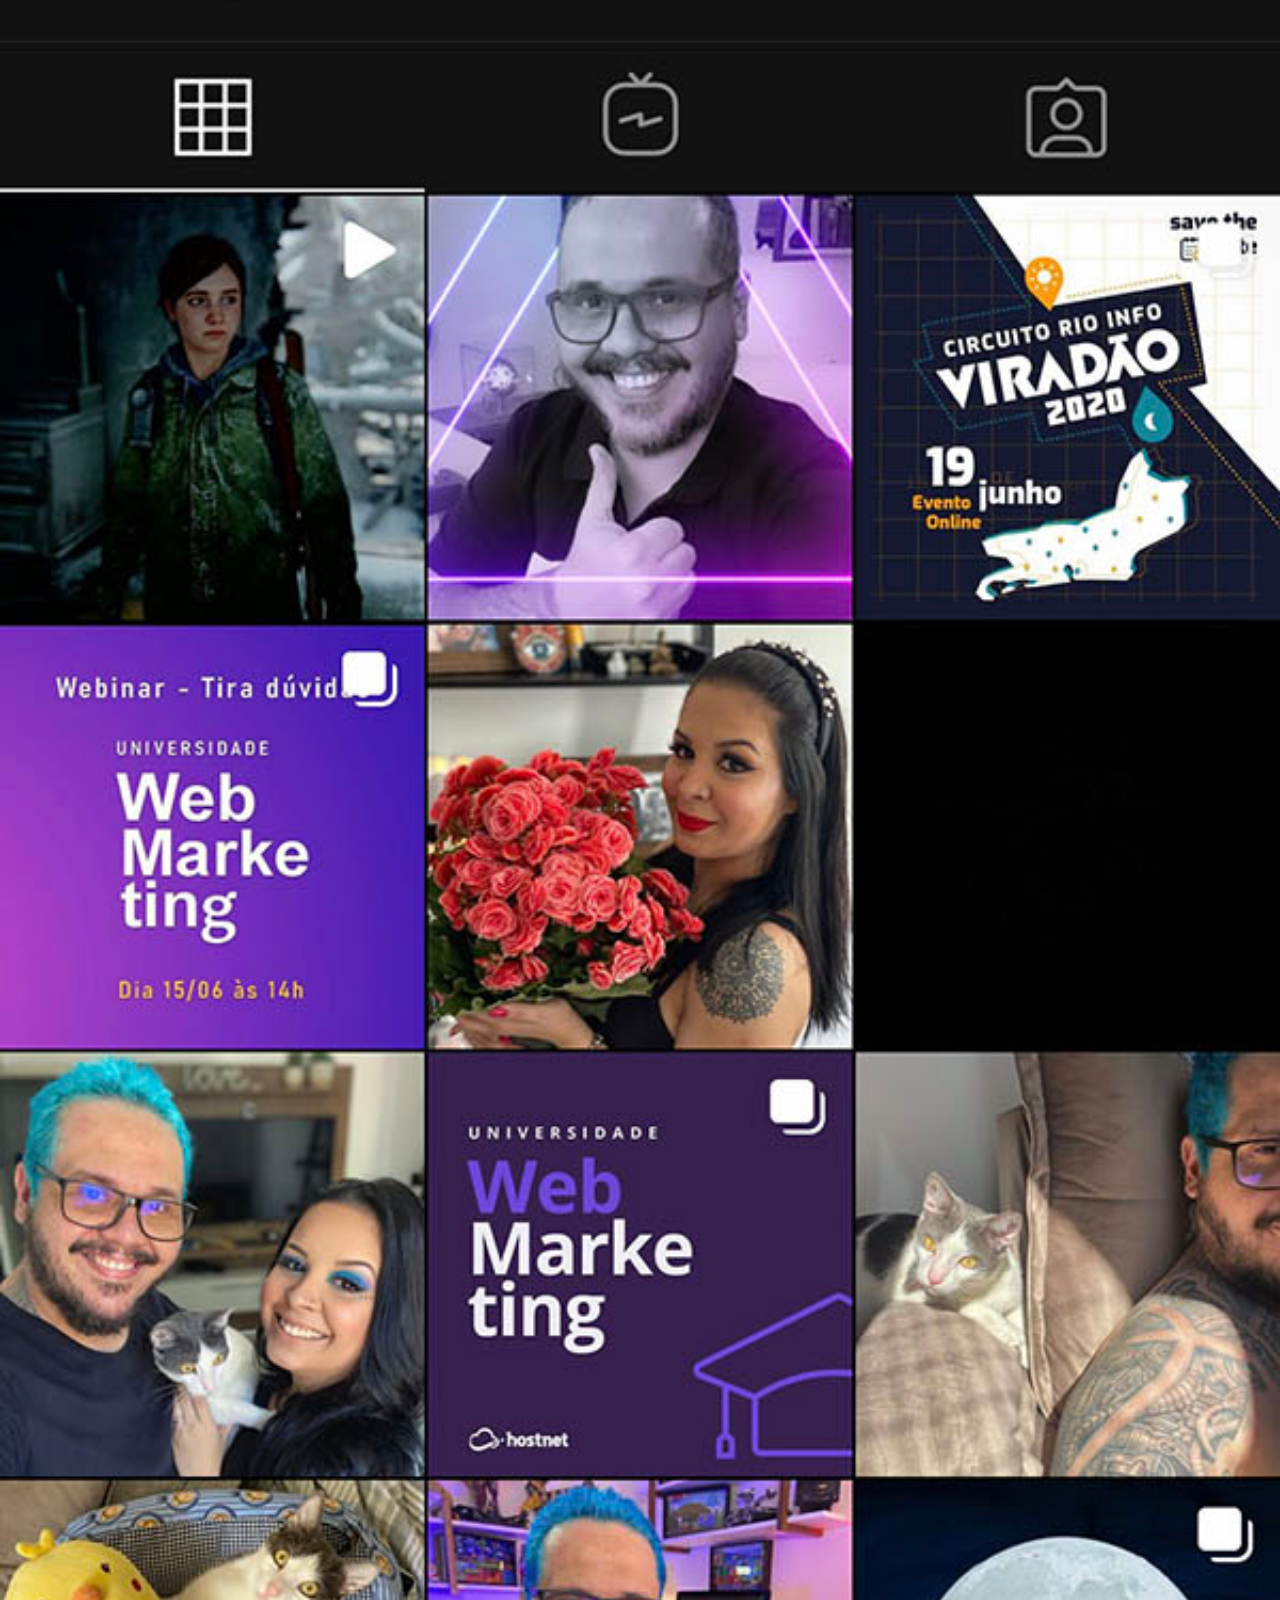
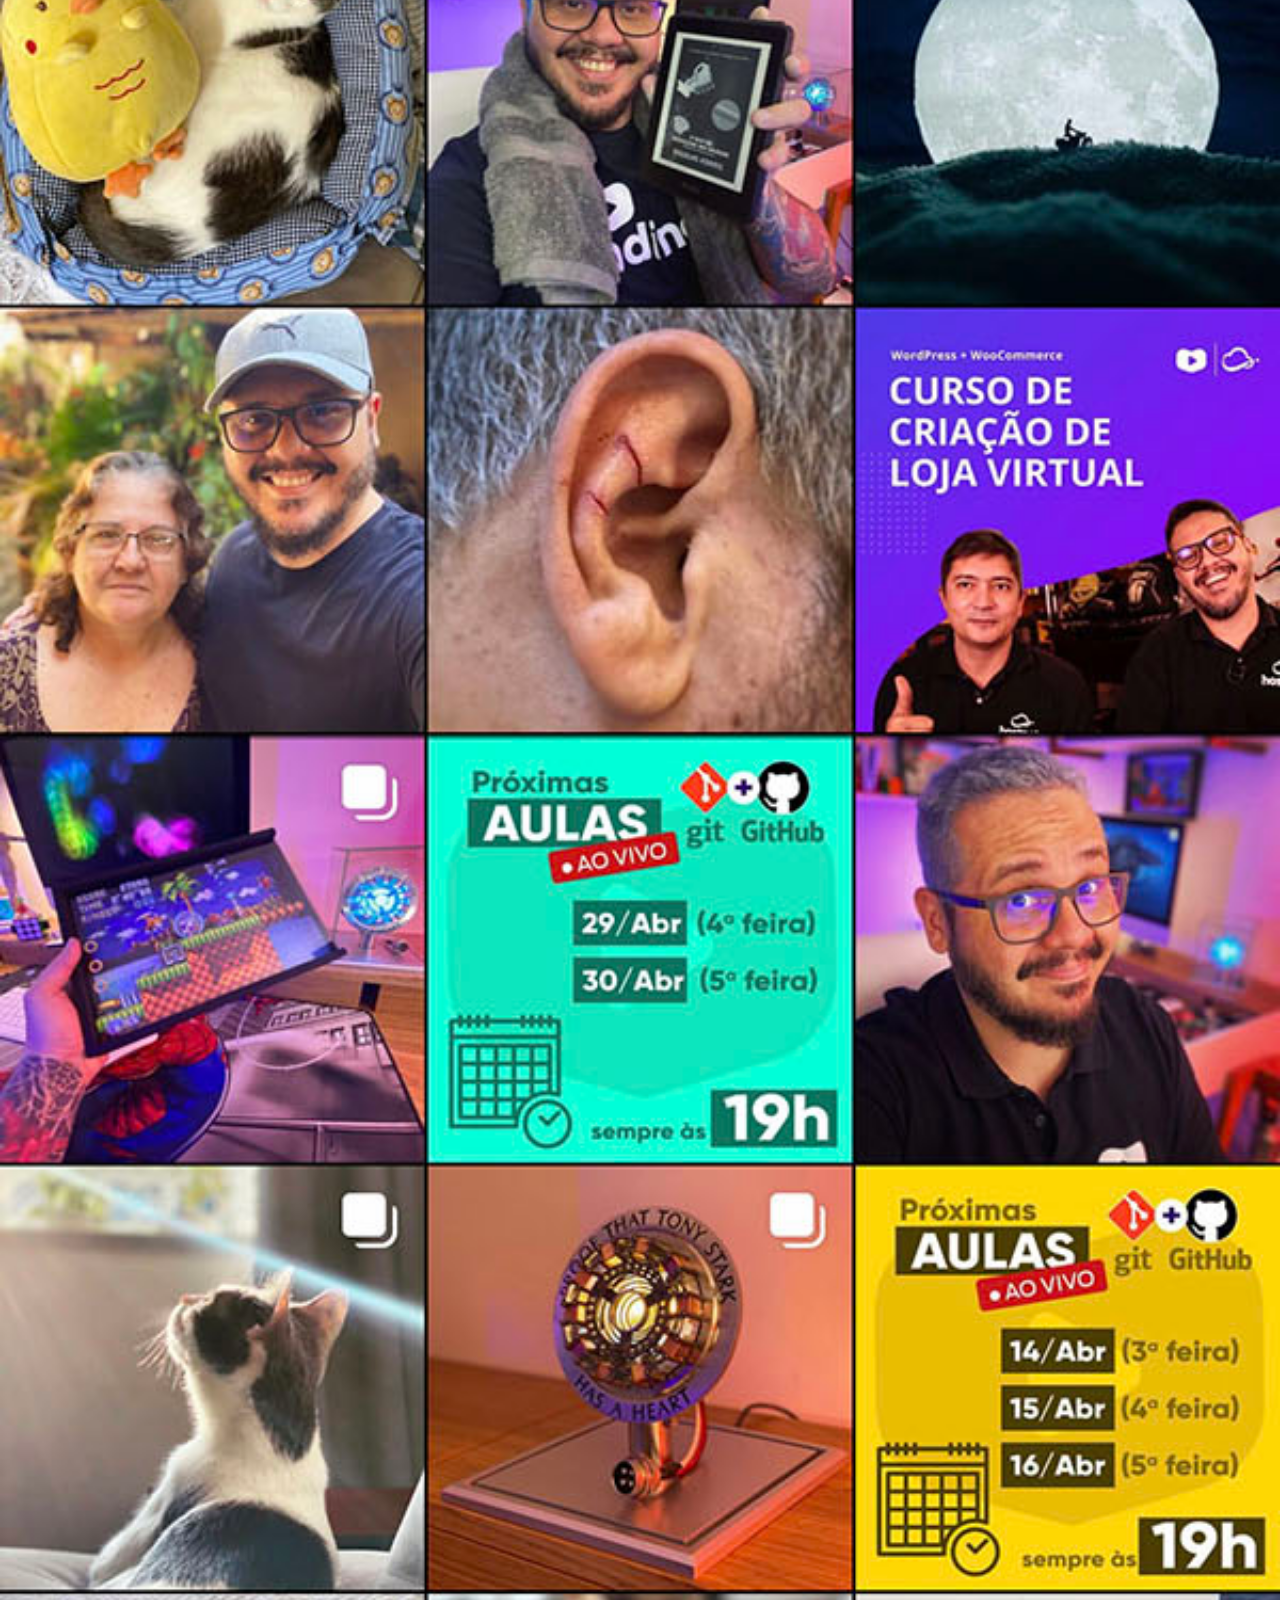
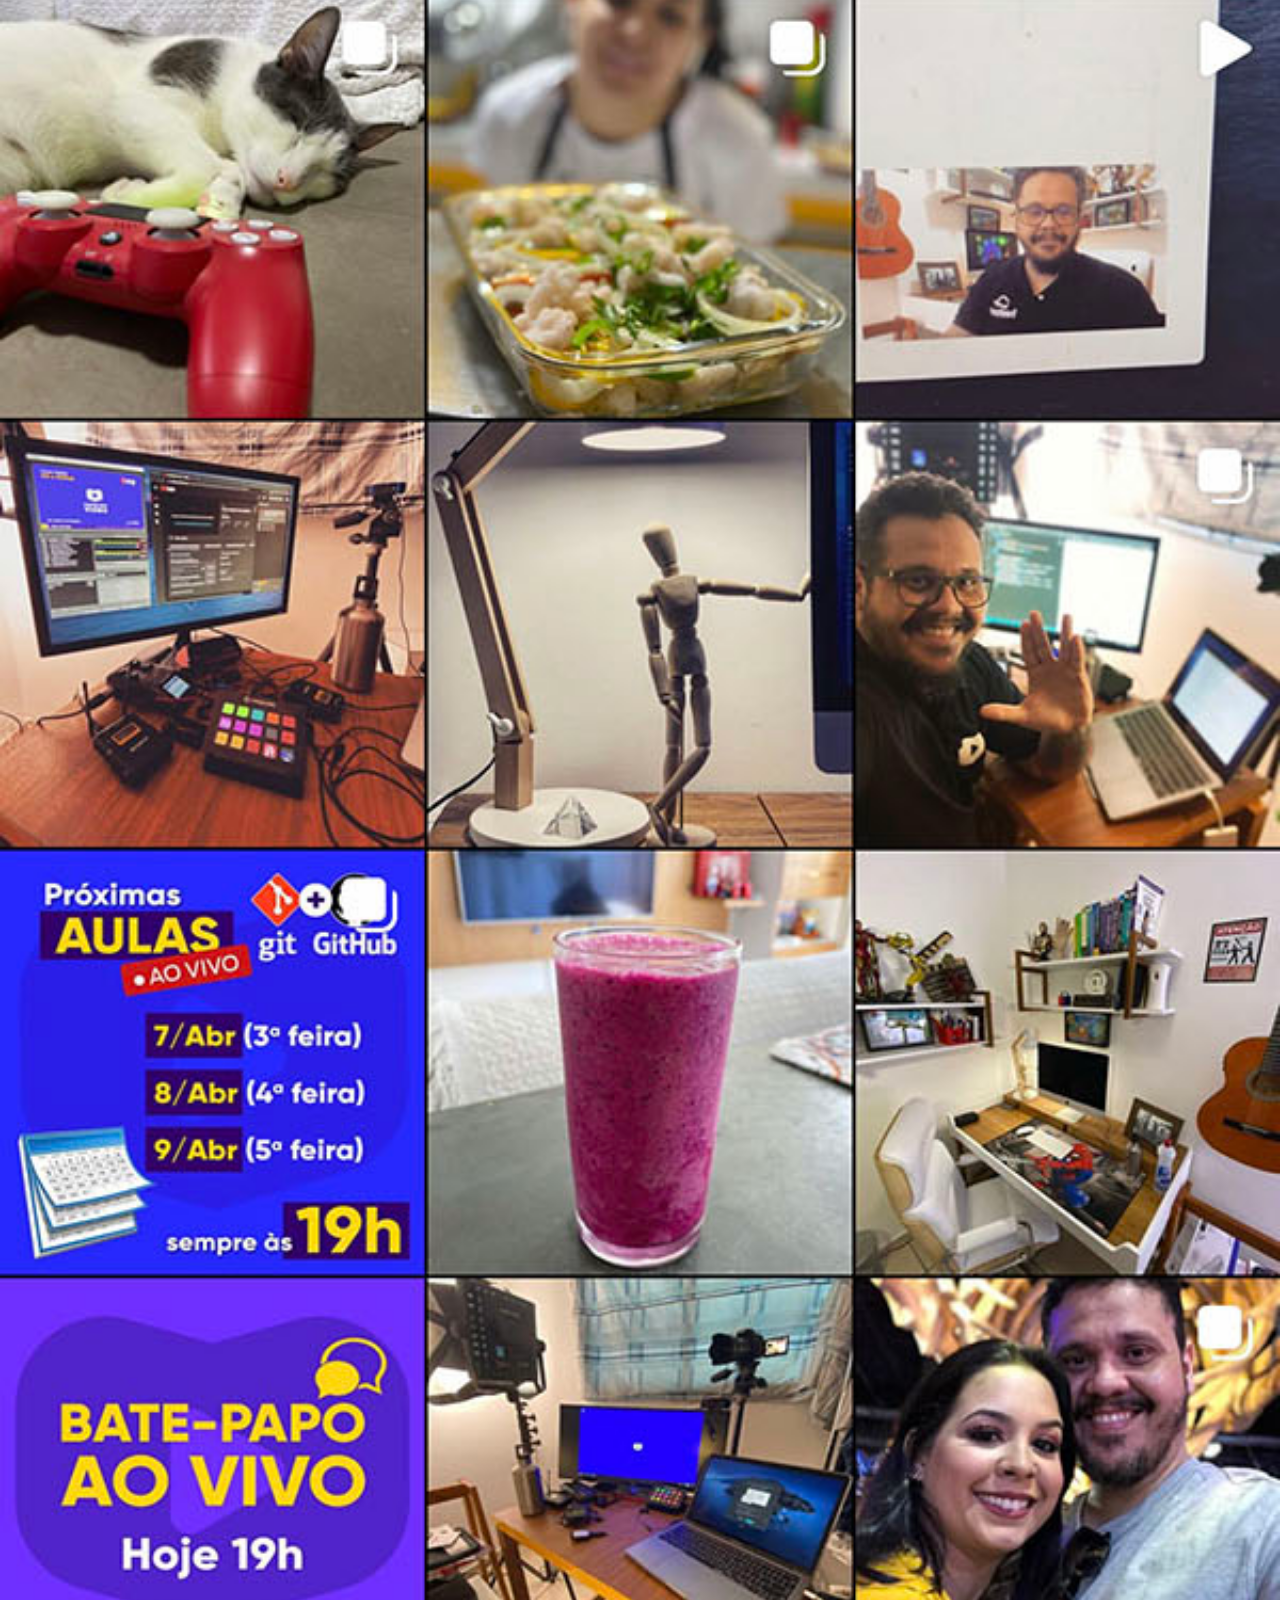
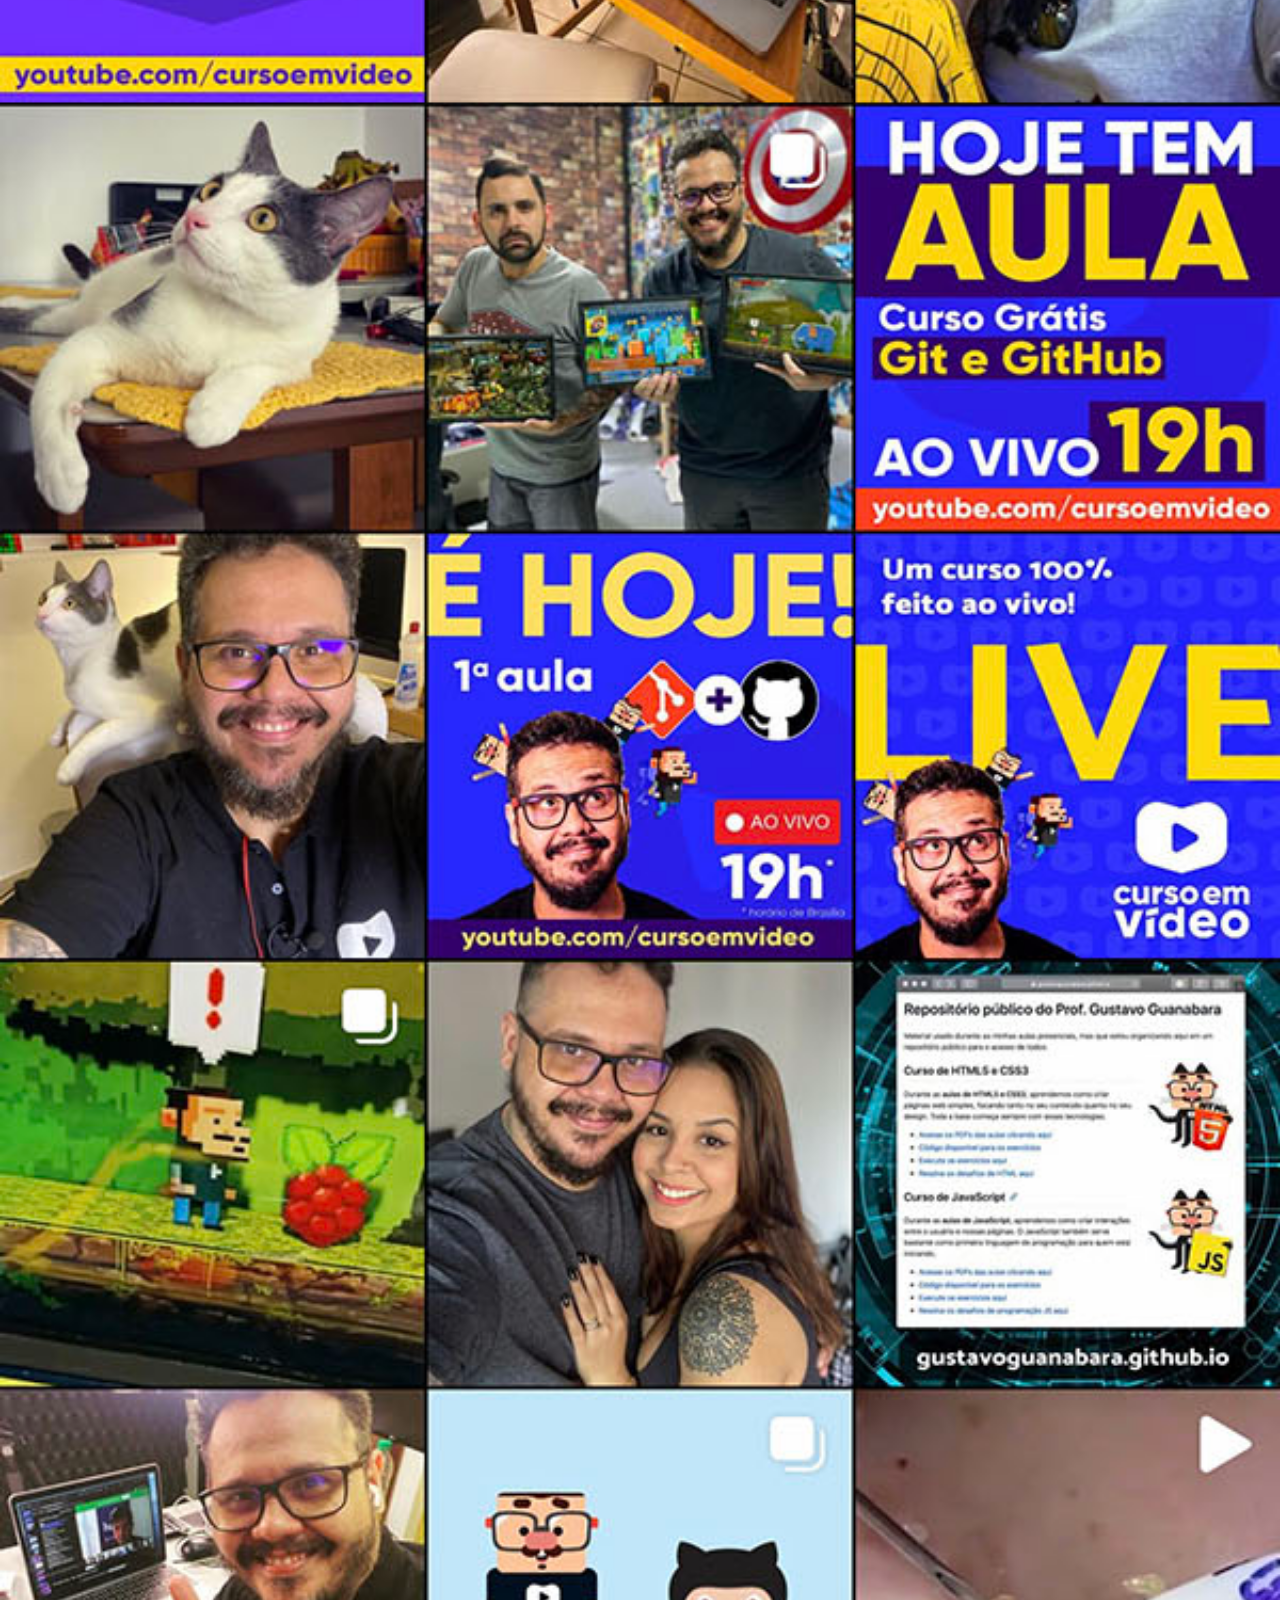
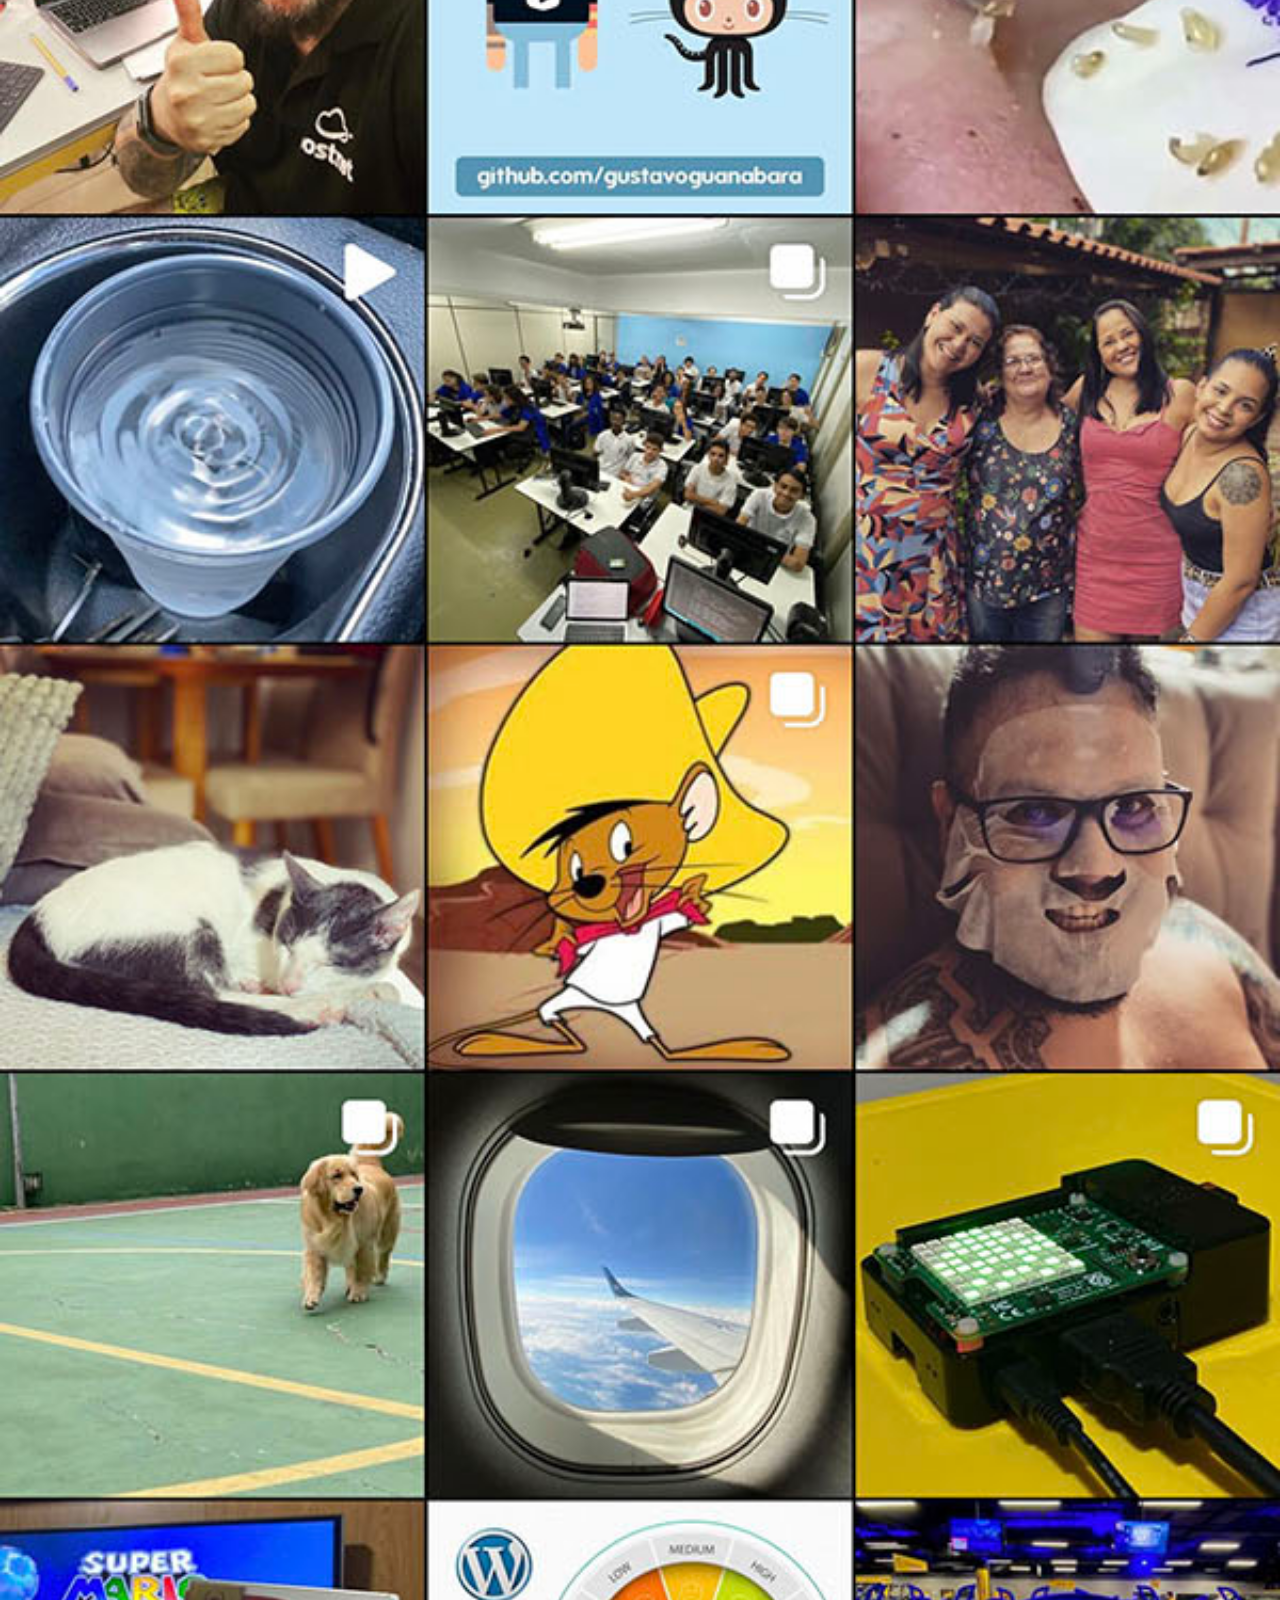
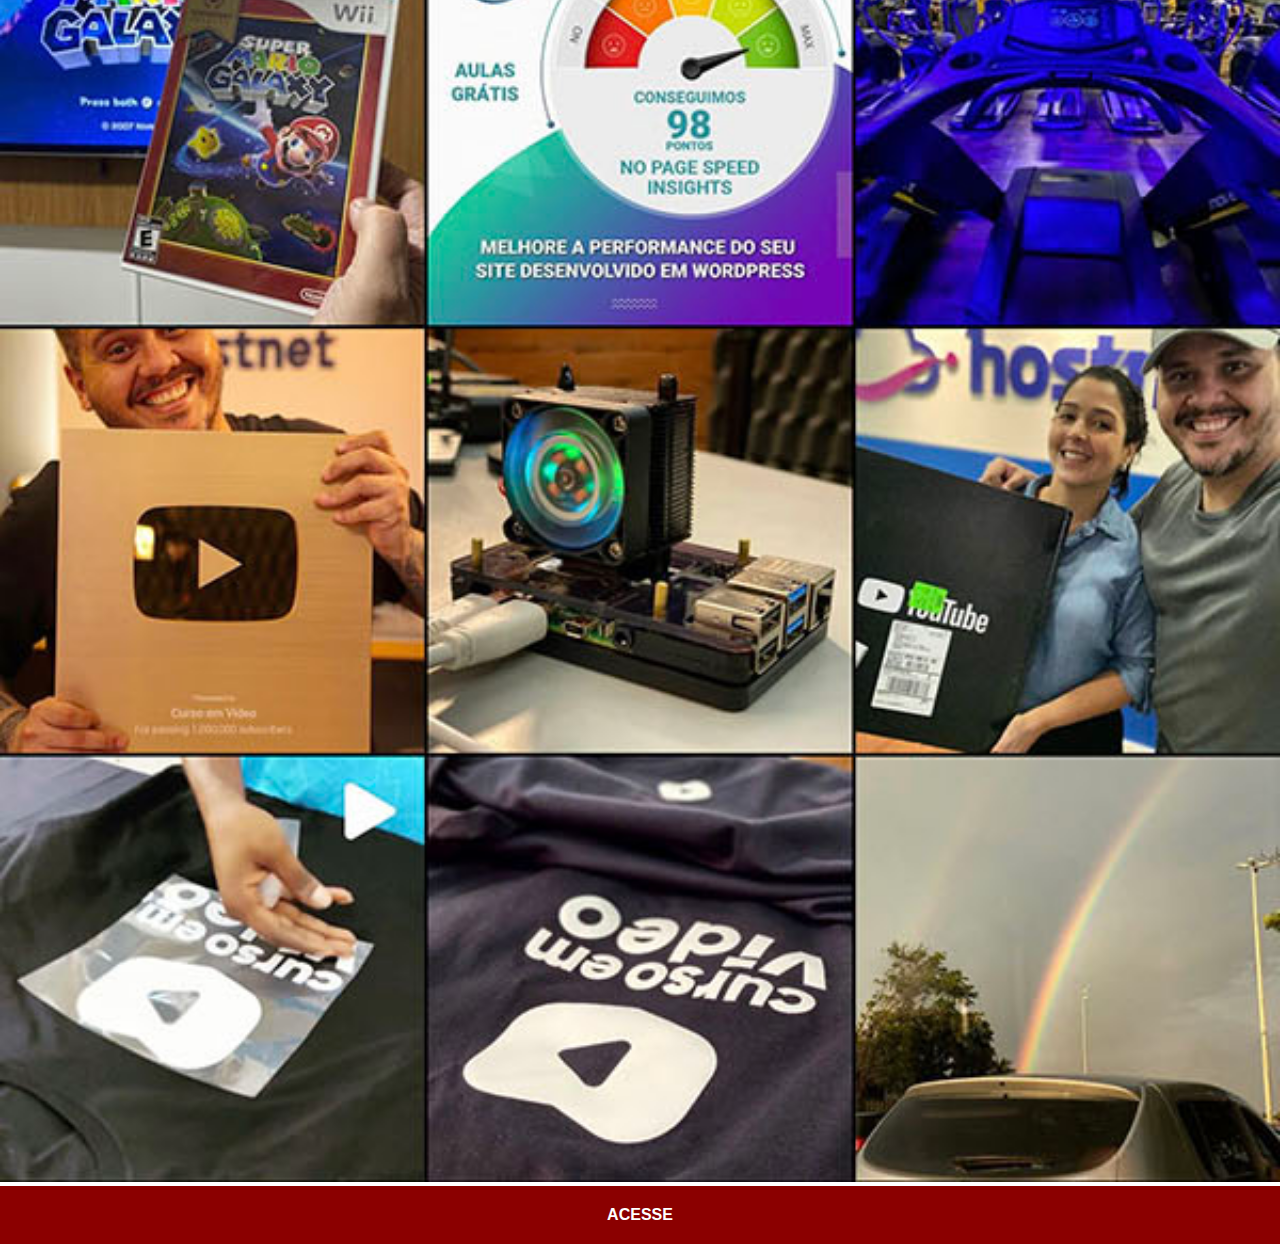
<file: instagram.html>
<!DOCTYPE html>
<html lang="pt-br">
<head>
    <meta charset="UTF-8">
    <meta http-equiv="X-UA-Compatible" content="IE=edge">
    <meta name="viewport" content="width=device-width, initial-scale=1.0">
    <title>Instagram</title>
    <link rel="stylesheet" href="estilos/social.css">
</head>
<body>
    <img src="imagens/tela-instagram.jpg" alt="Instagram">
    <a href="https://www.instagram.com/gustavoguanabara/" target="_blank">ACESSE</a>
</body>
</html>
</file>
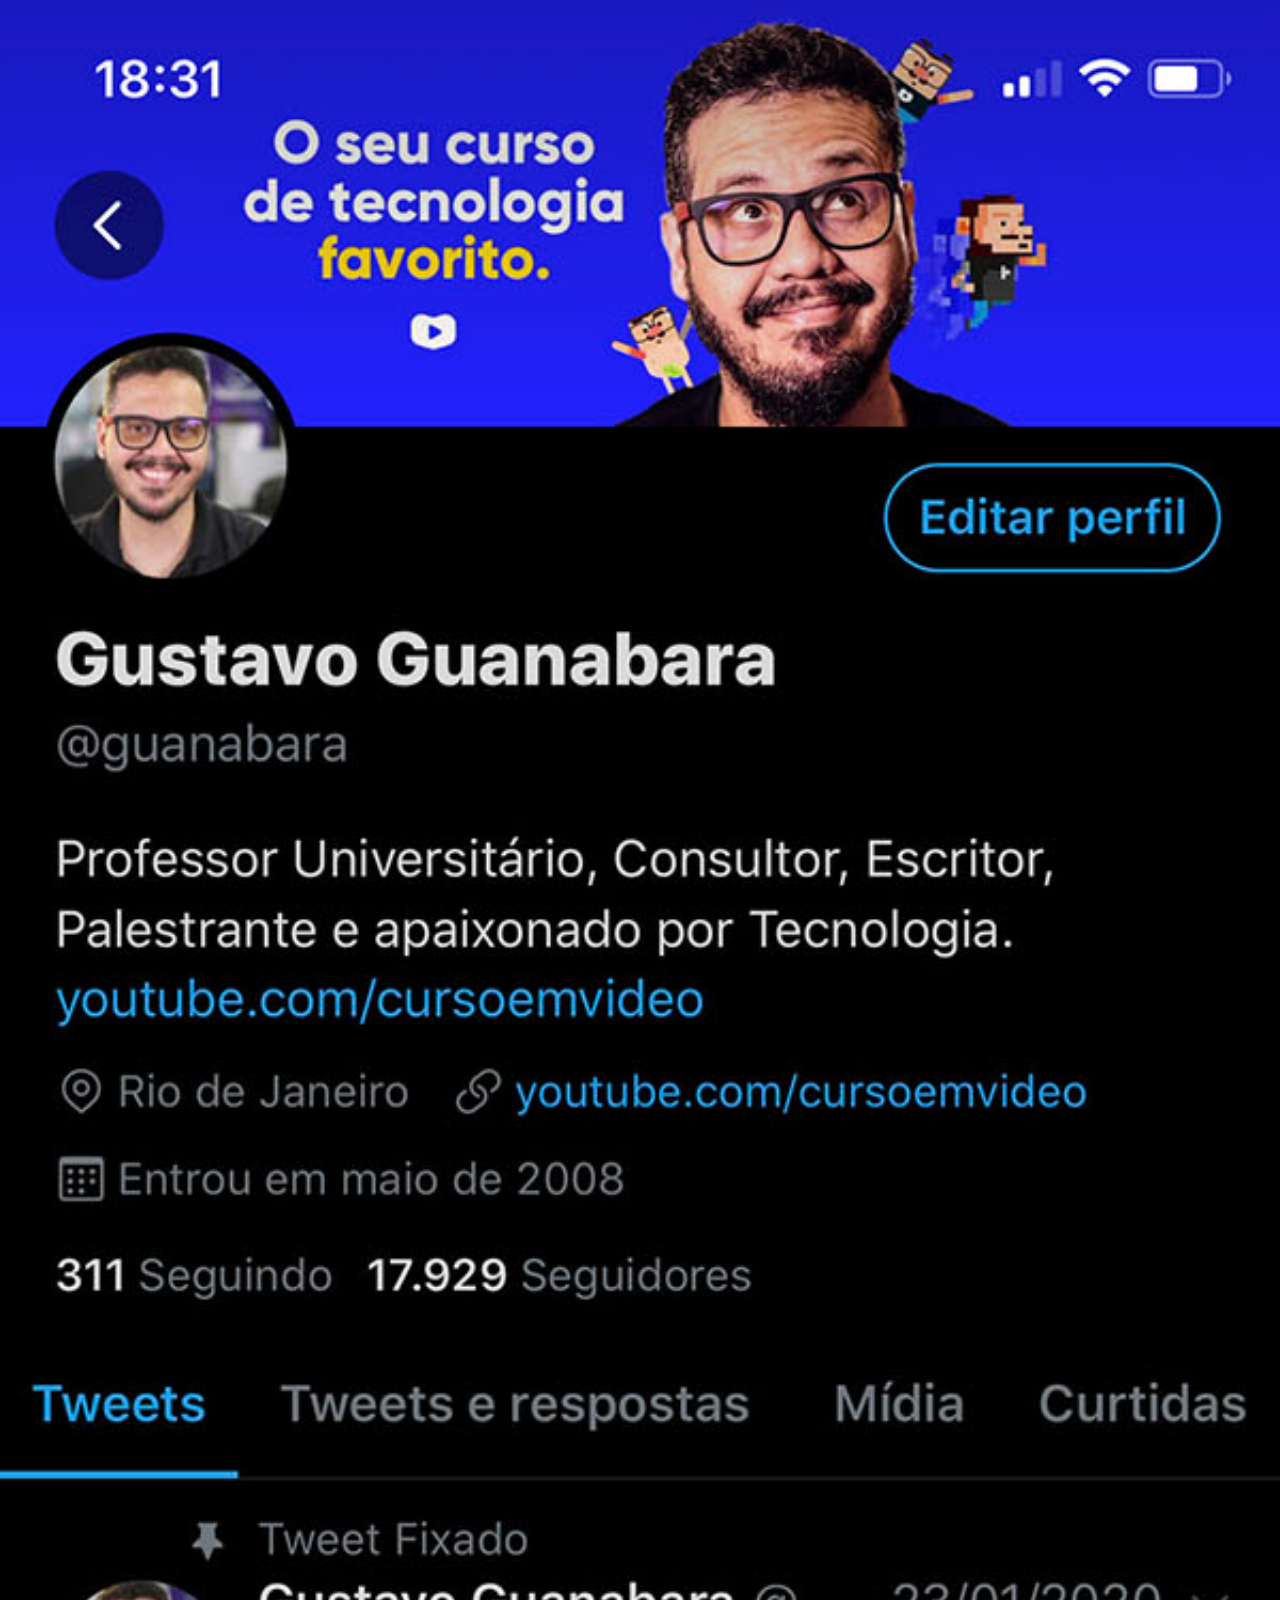
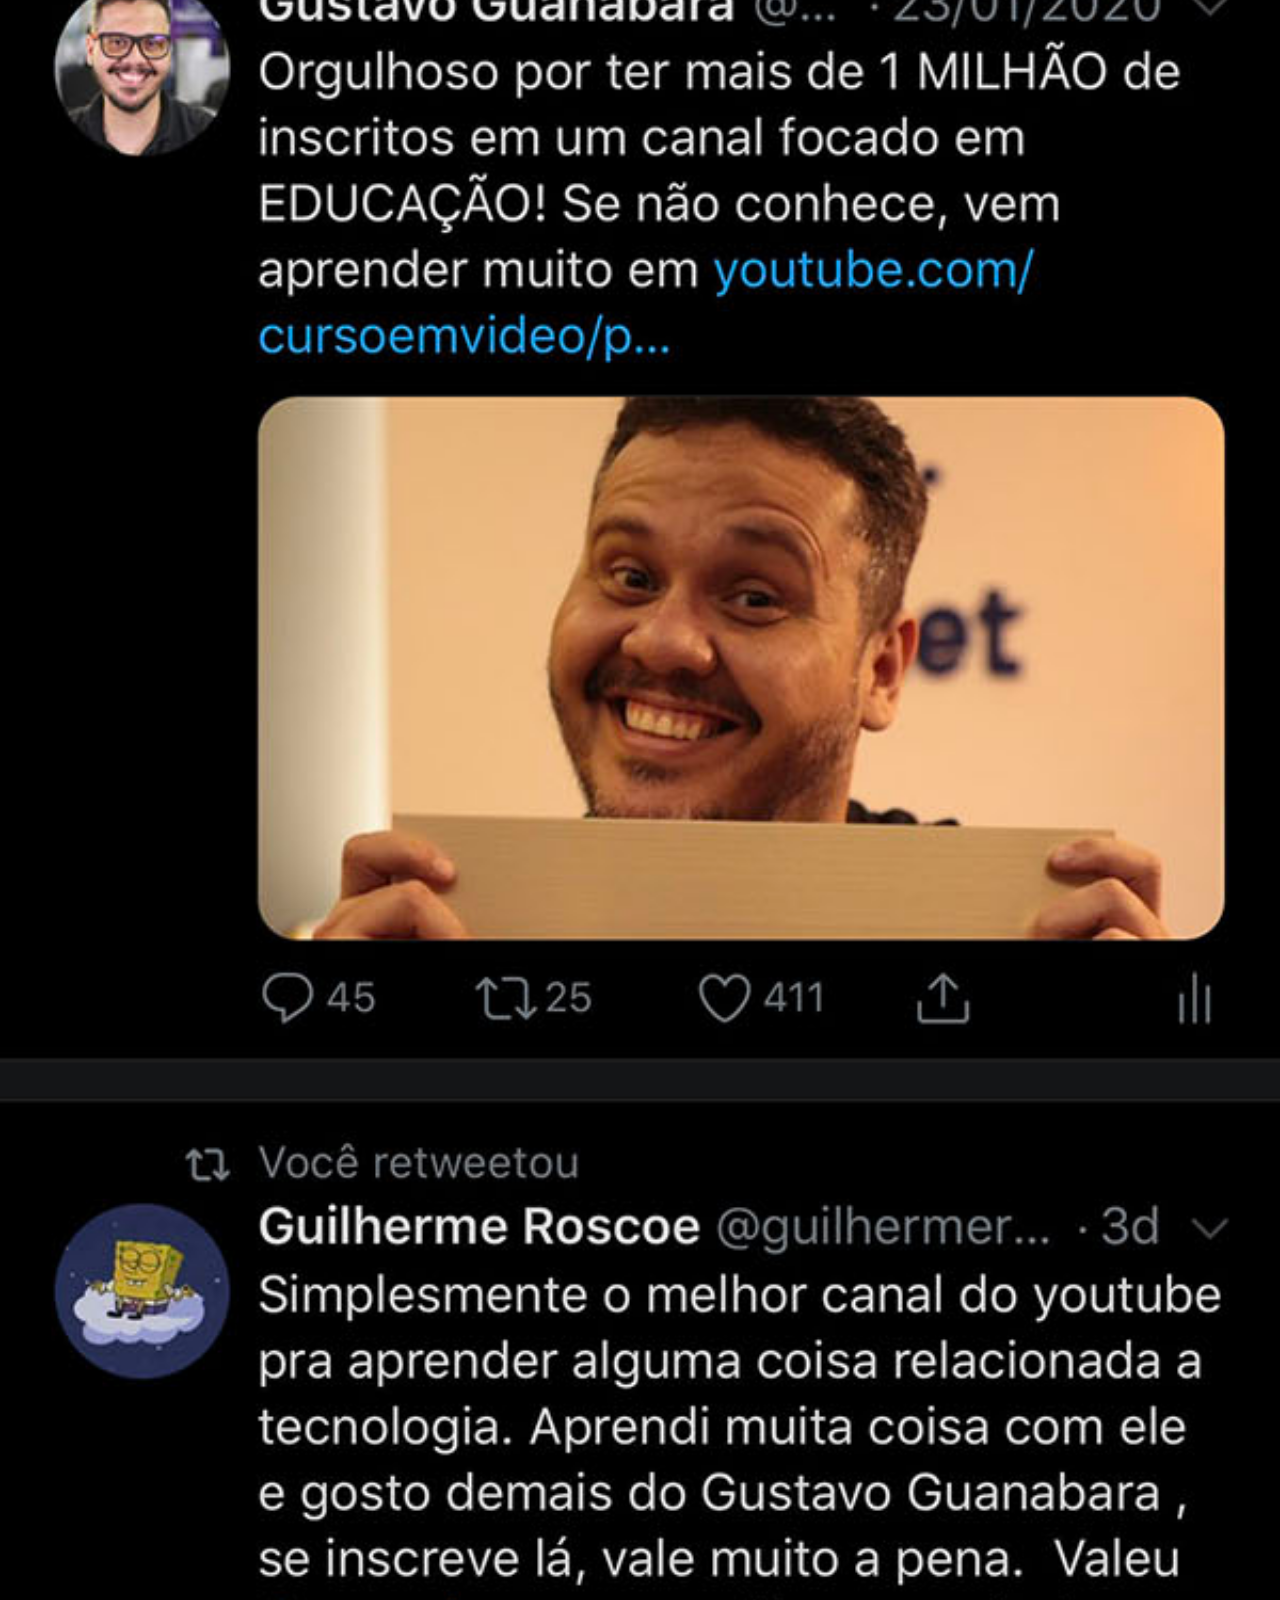
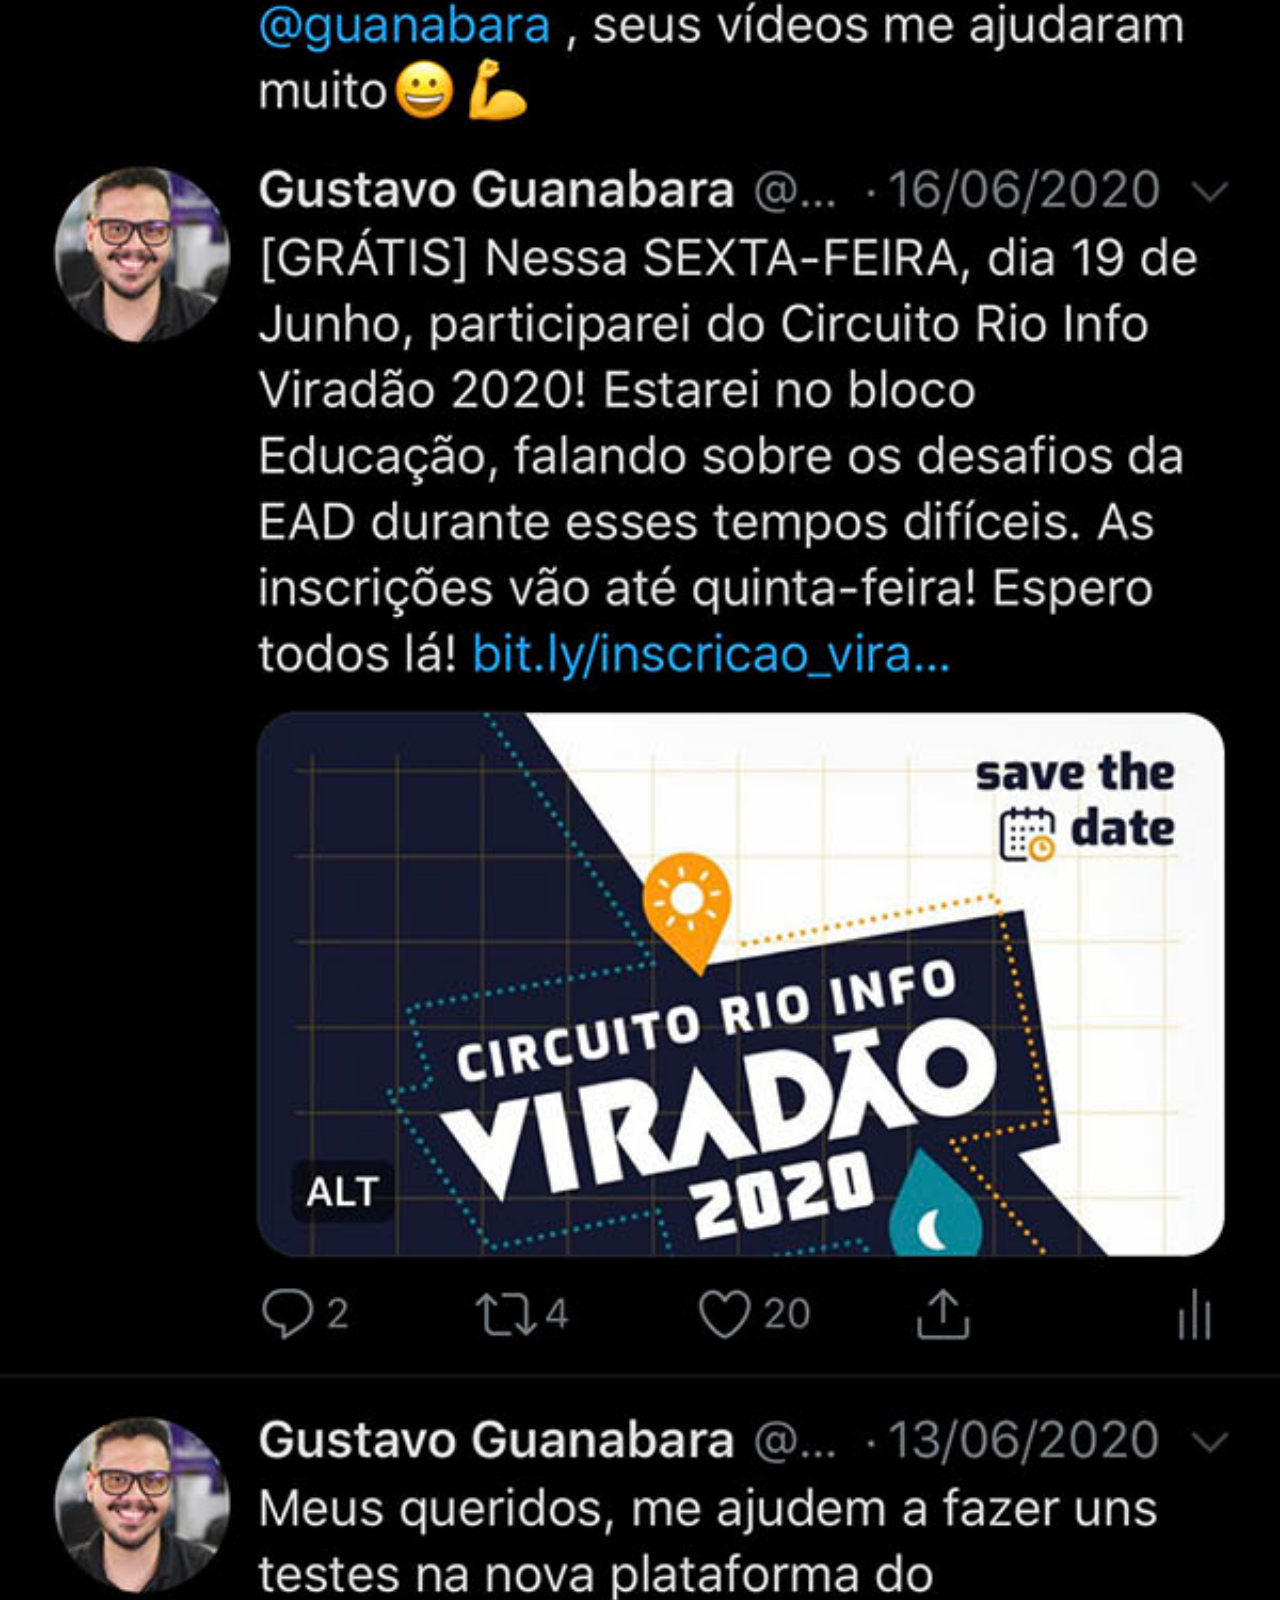
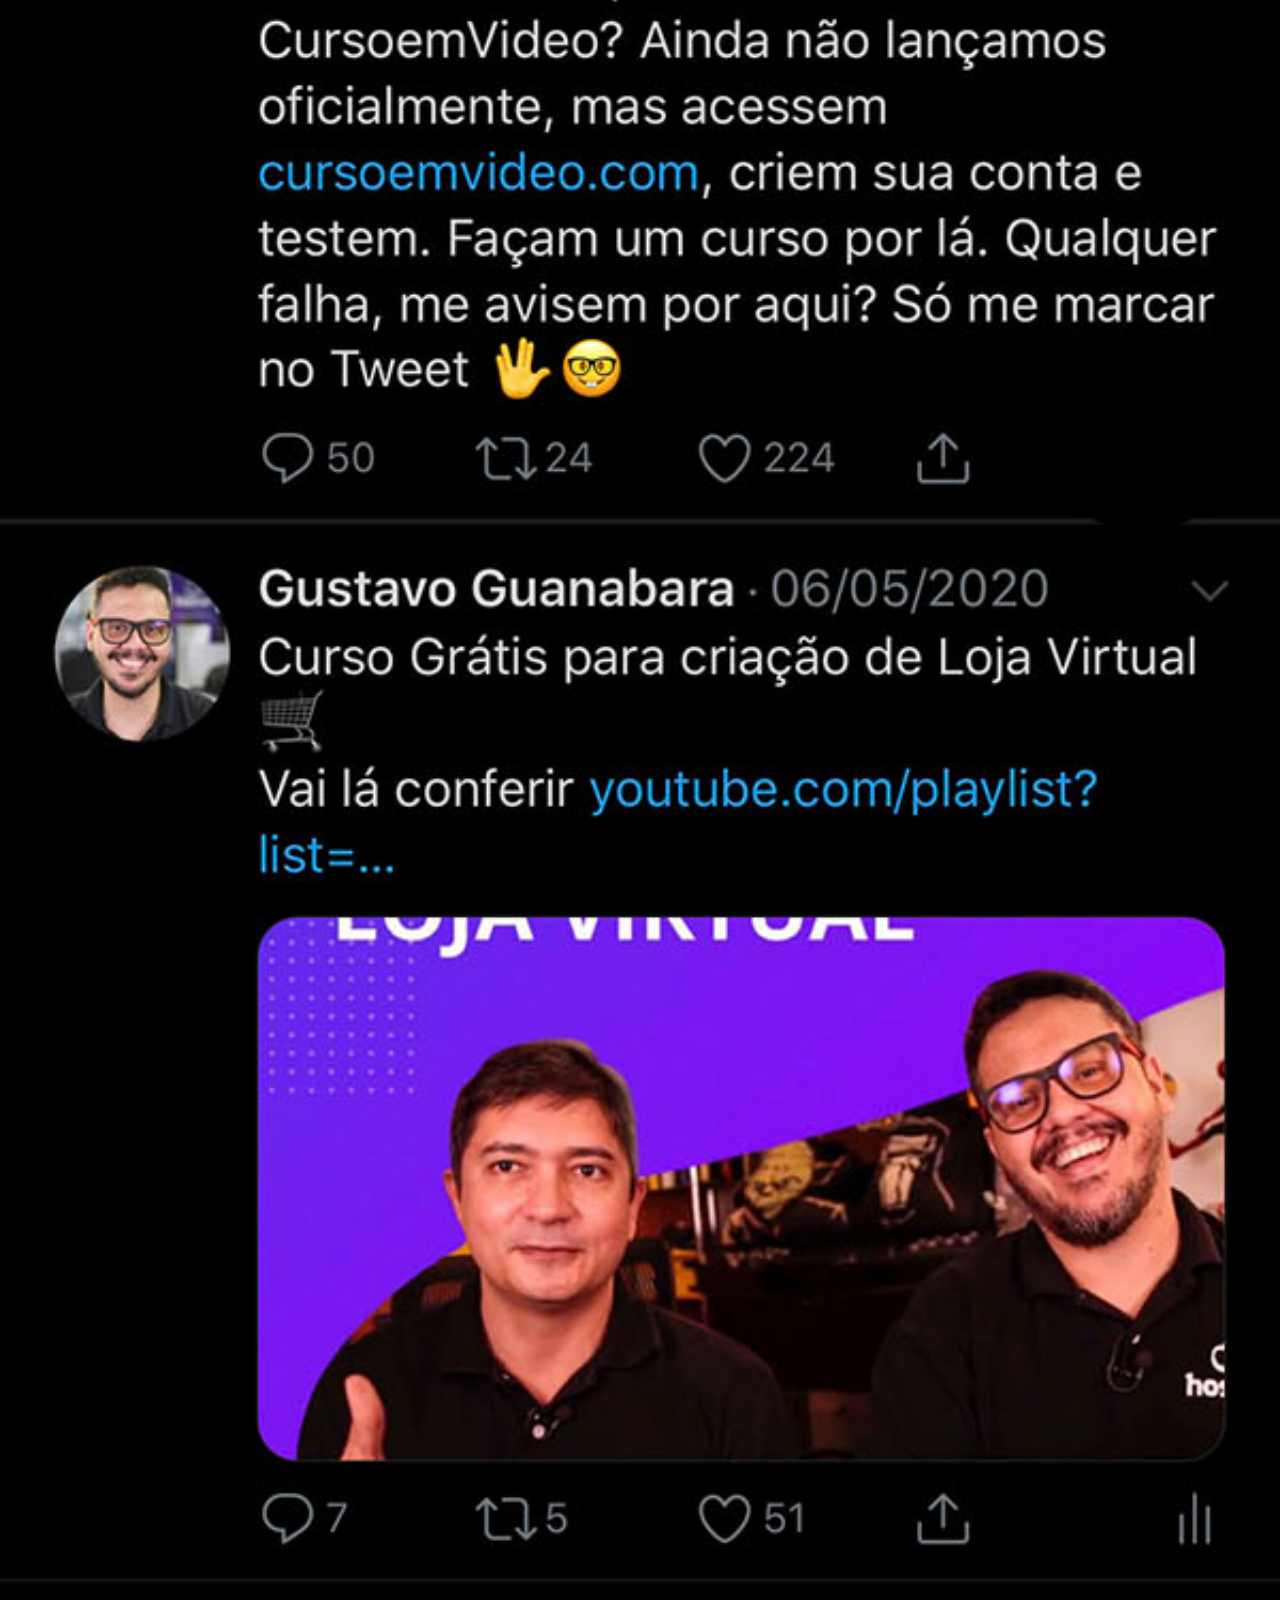
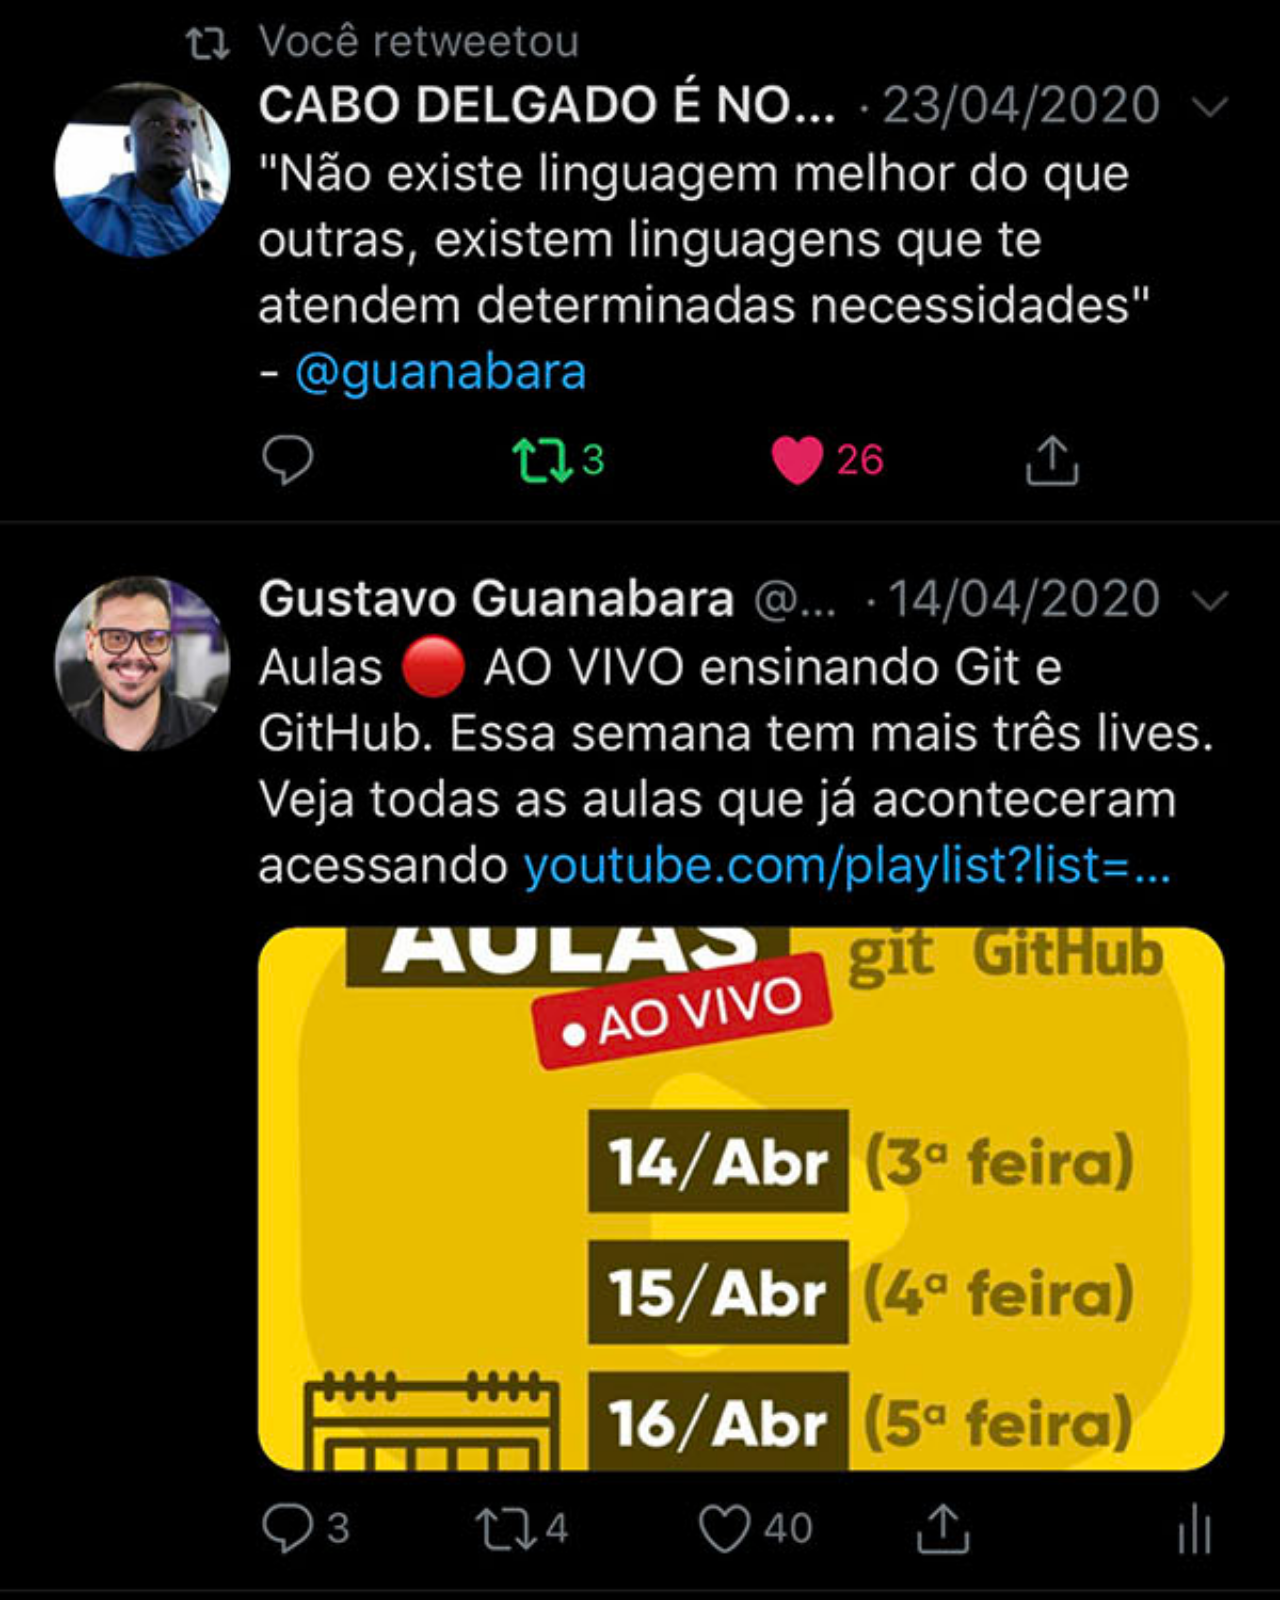
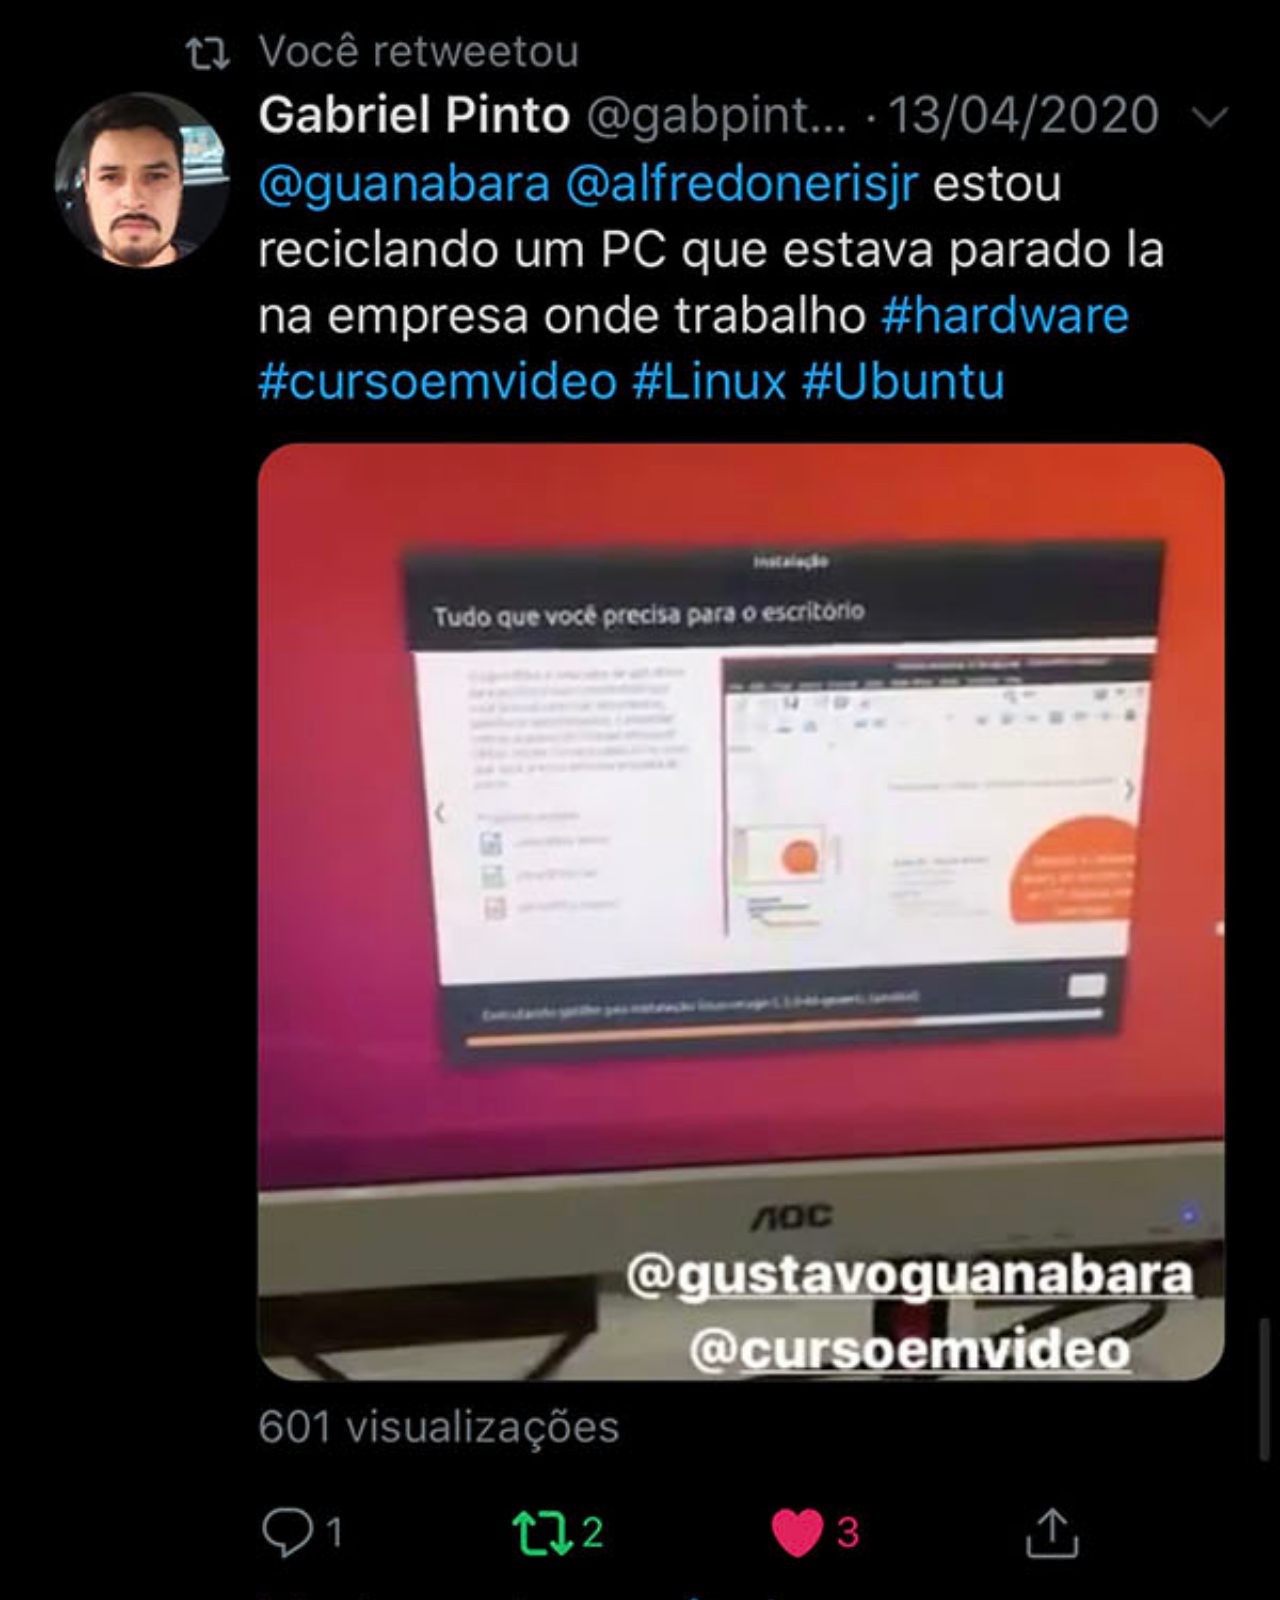
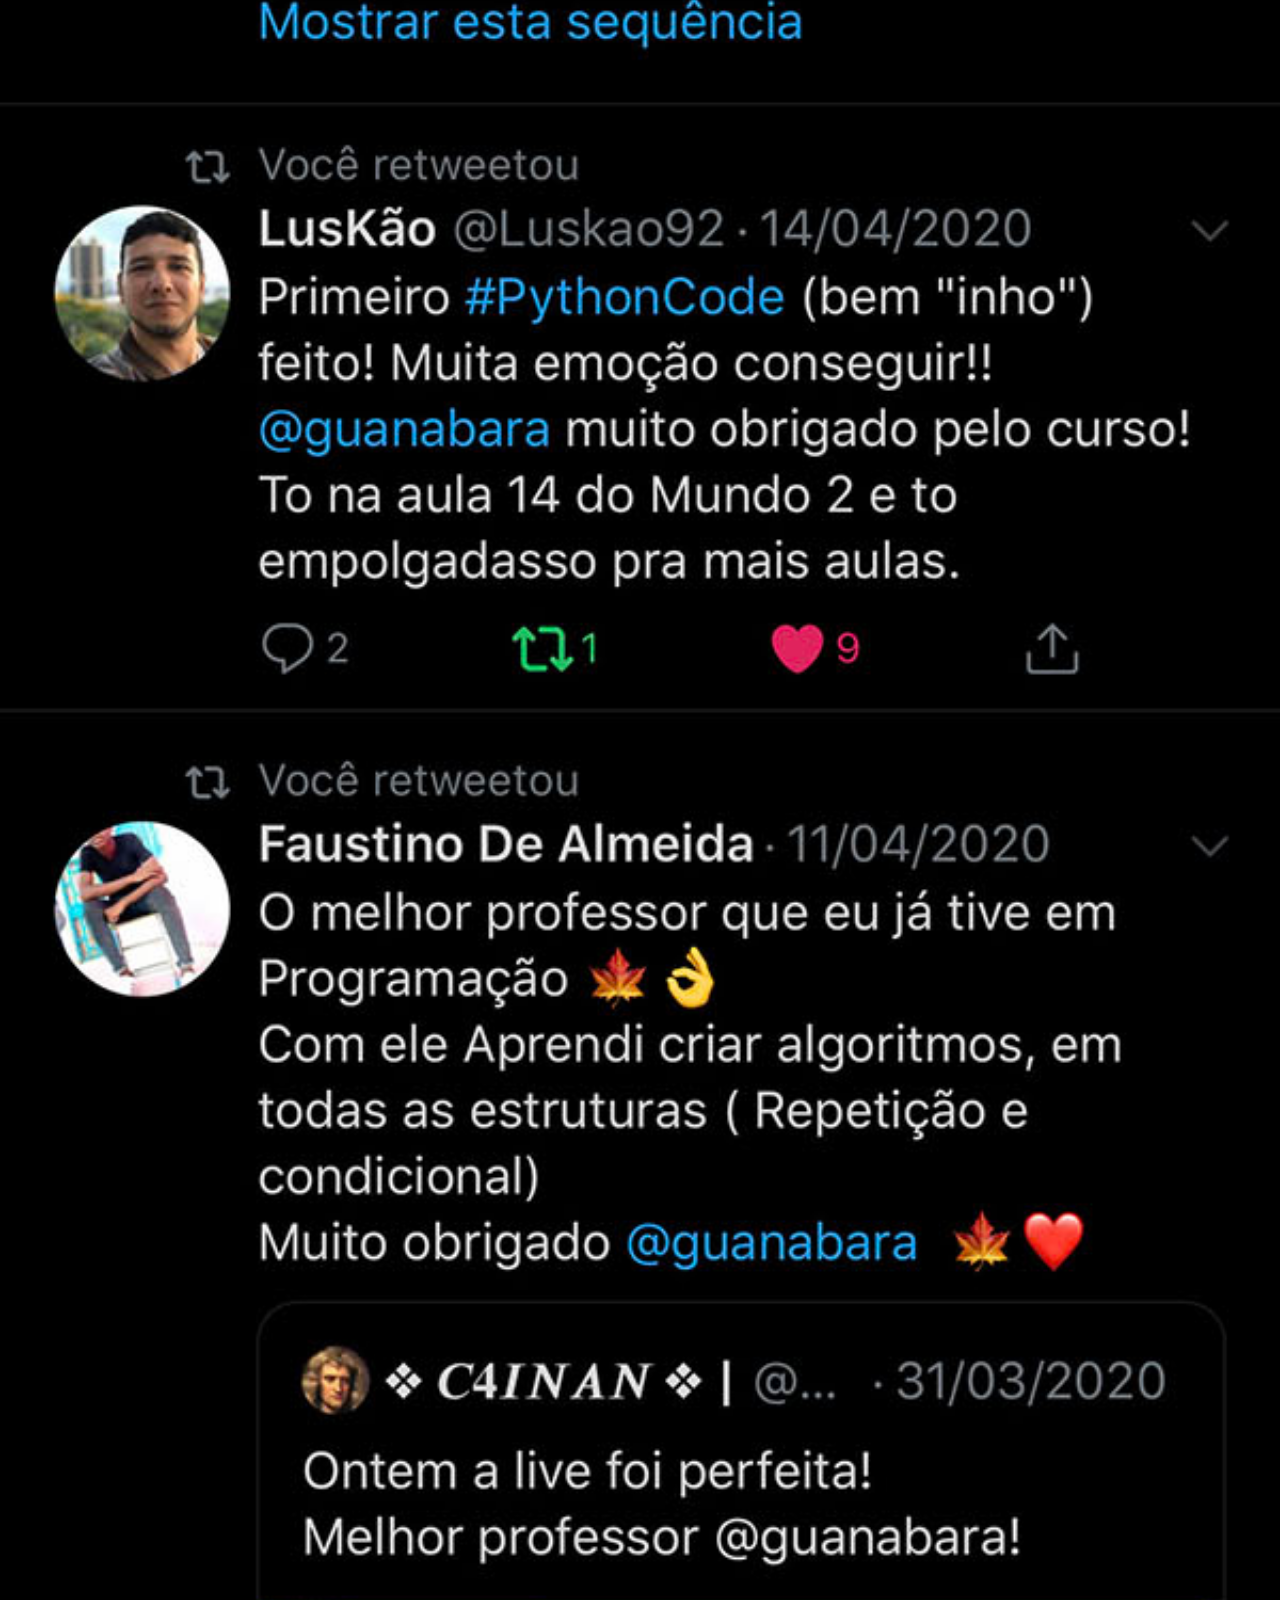
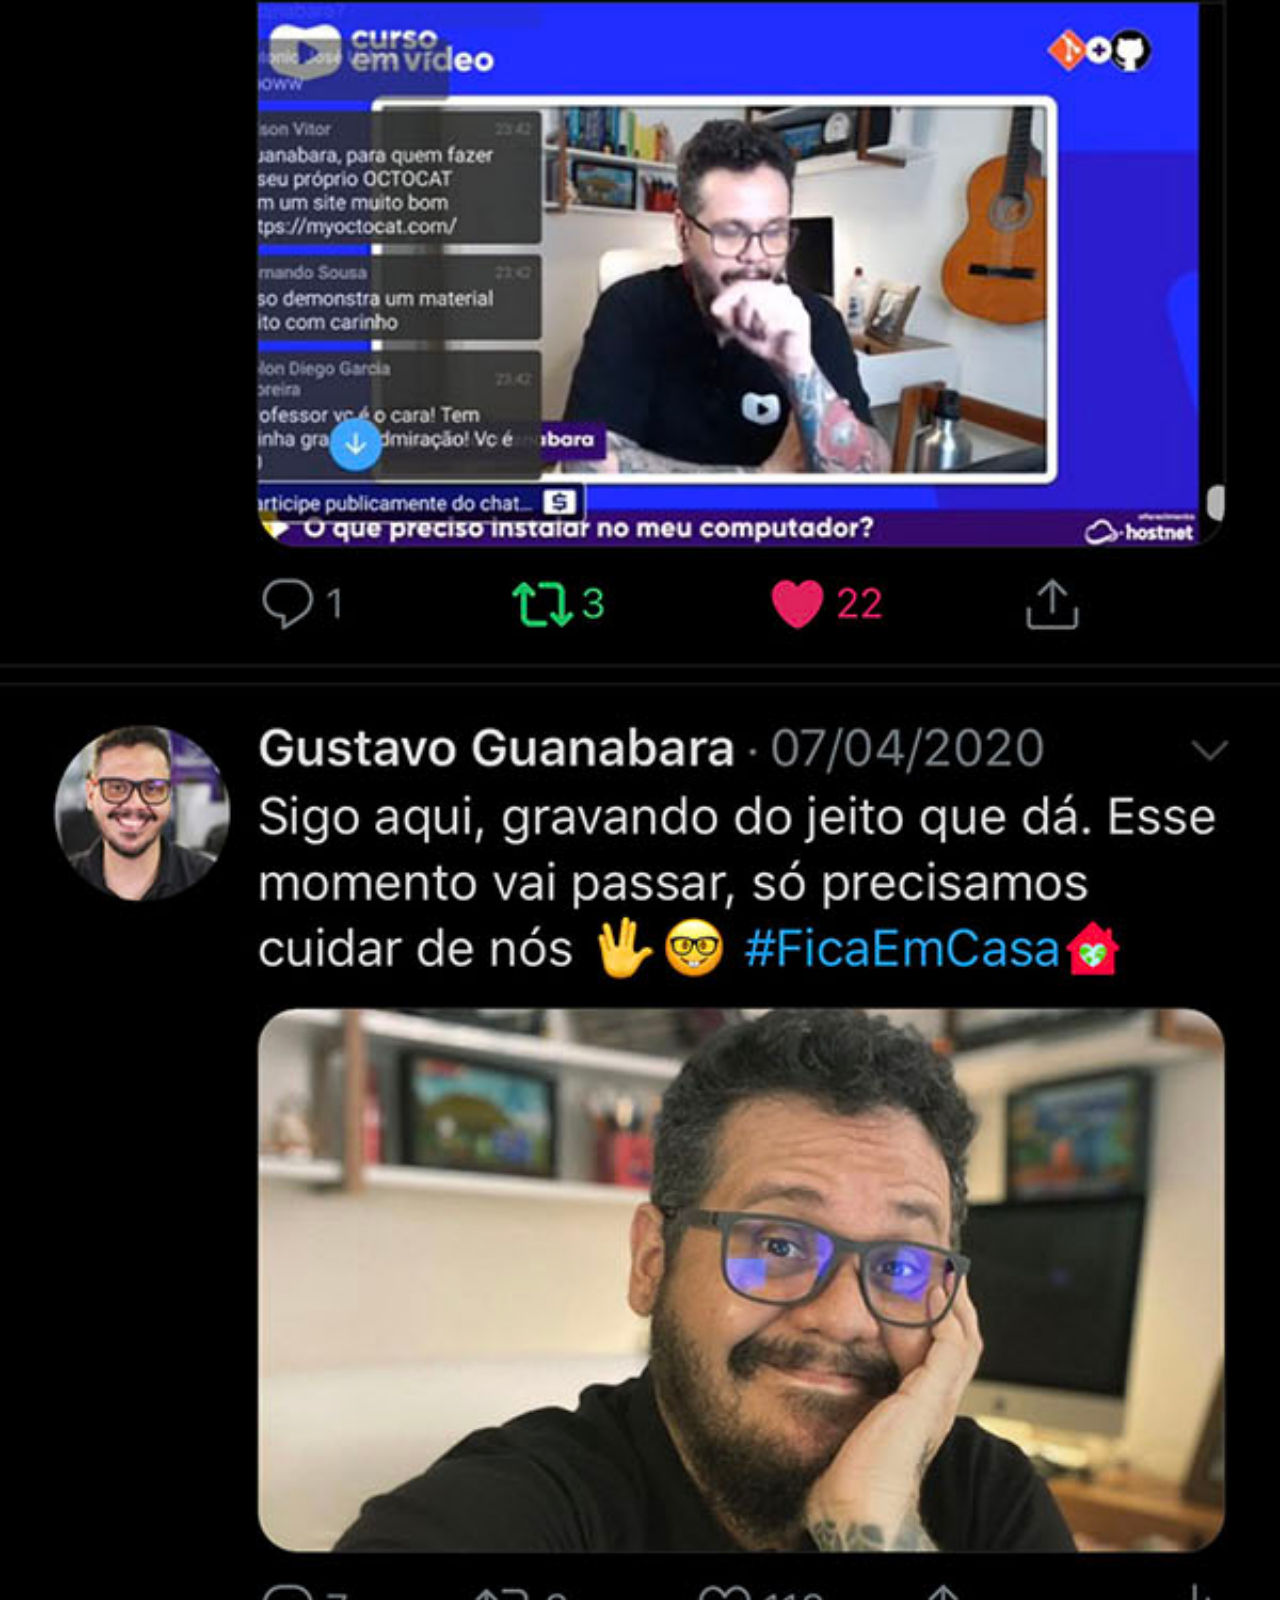
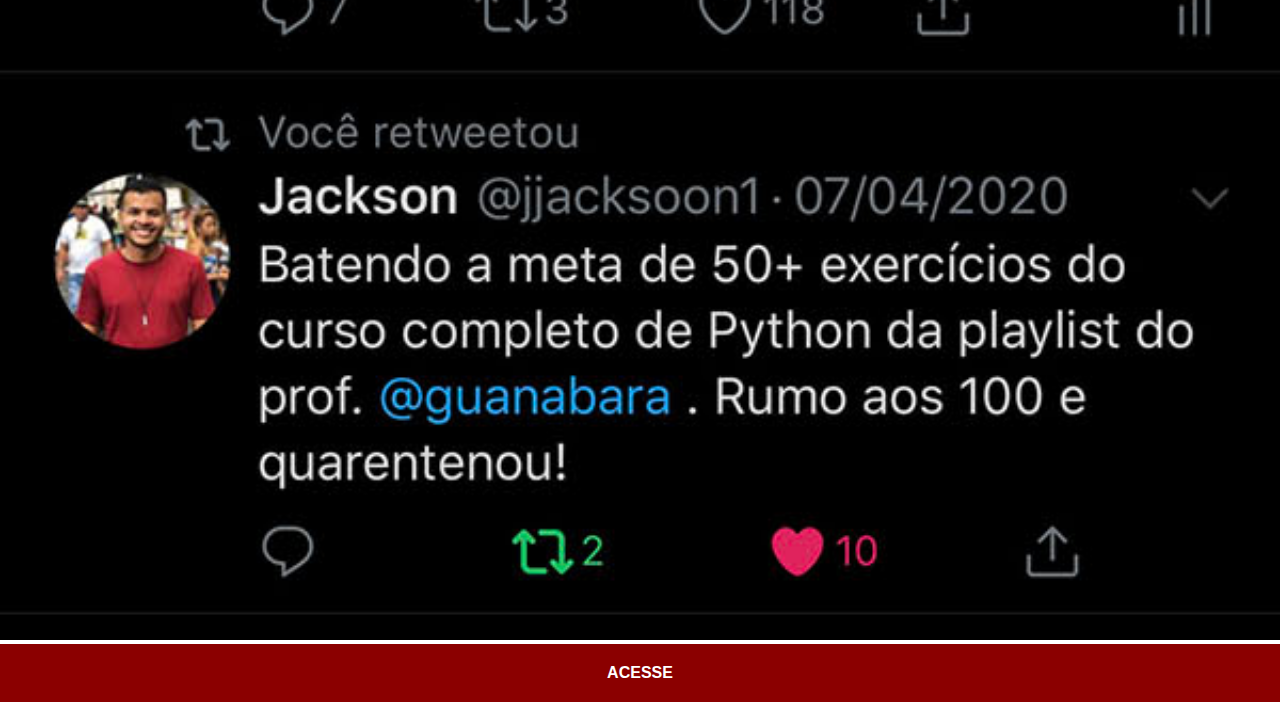
<file: twitter.html>
<!DOCTYPE html>
<html lang="pt-br">
<head>
    <meta charset="UTF-8">
    <meta http-equiv="X-UA-Compatible" content="IE=edge">
    <meta name="viewport" content="width=device-width, initial-scale=1.0">
    <title>Twitter</title>
    <link rel="stylesheet" href="estilos/social.css">
</head>
<body>
    <img src="imagens/tela-twitter.jpg" alt="Twitter">
    <a href="https://twitter.com/guanabara/" target="_blank">ACESSE</a>
</body>
</html>
</file>
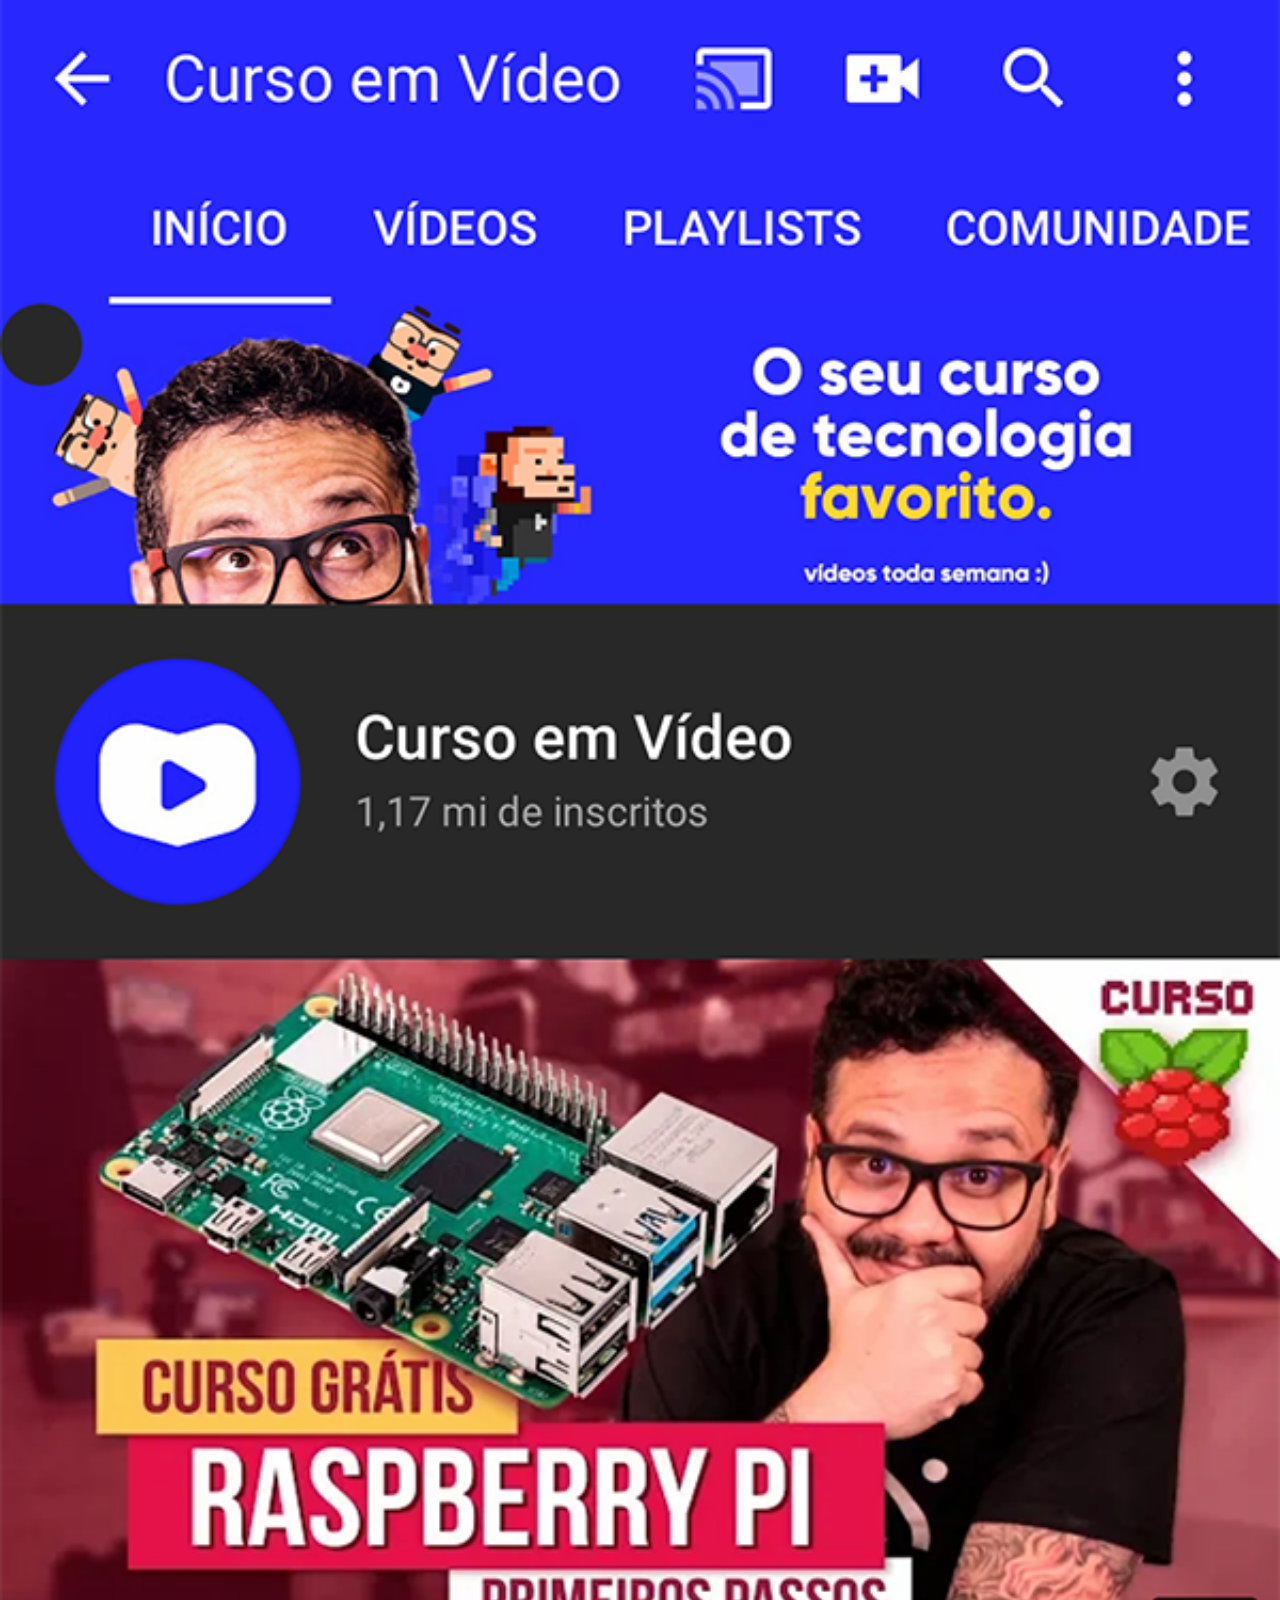
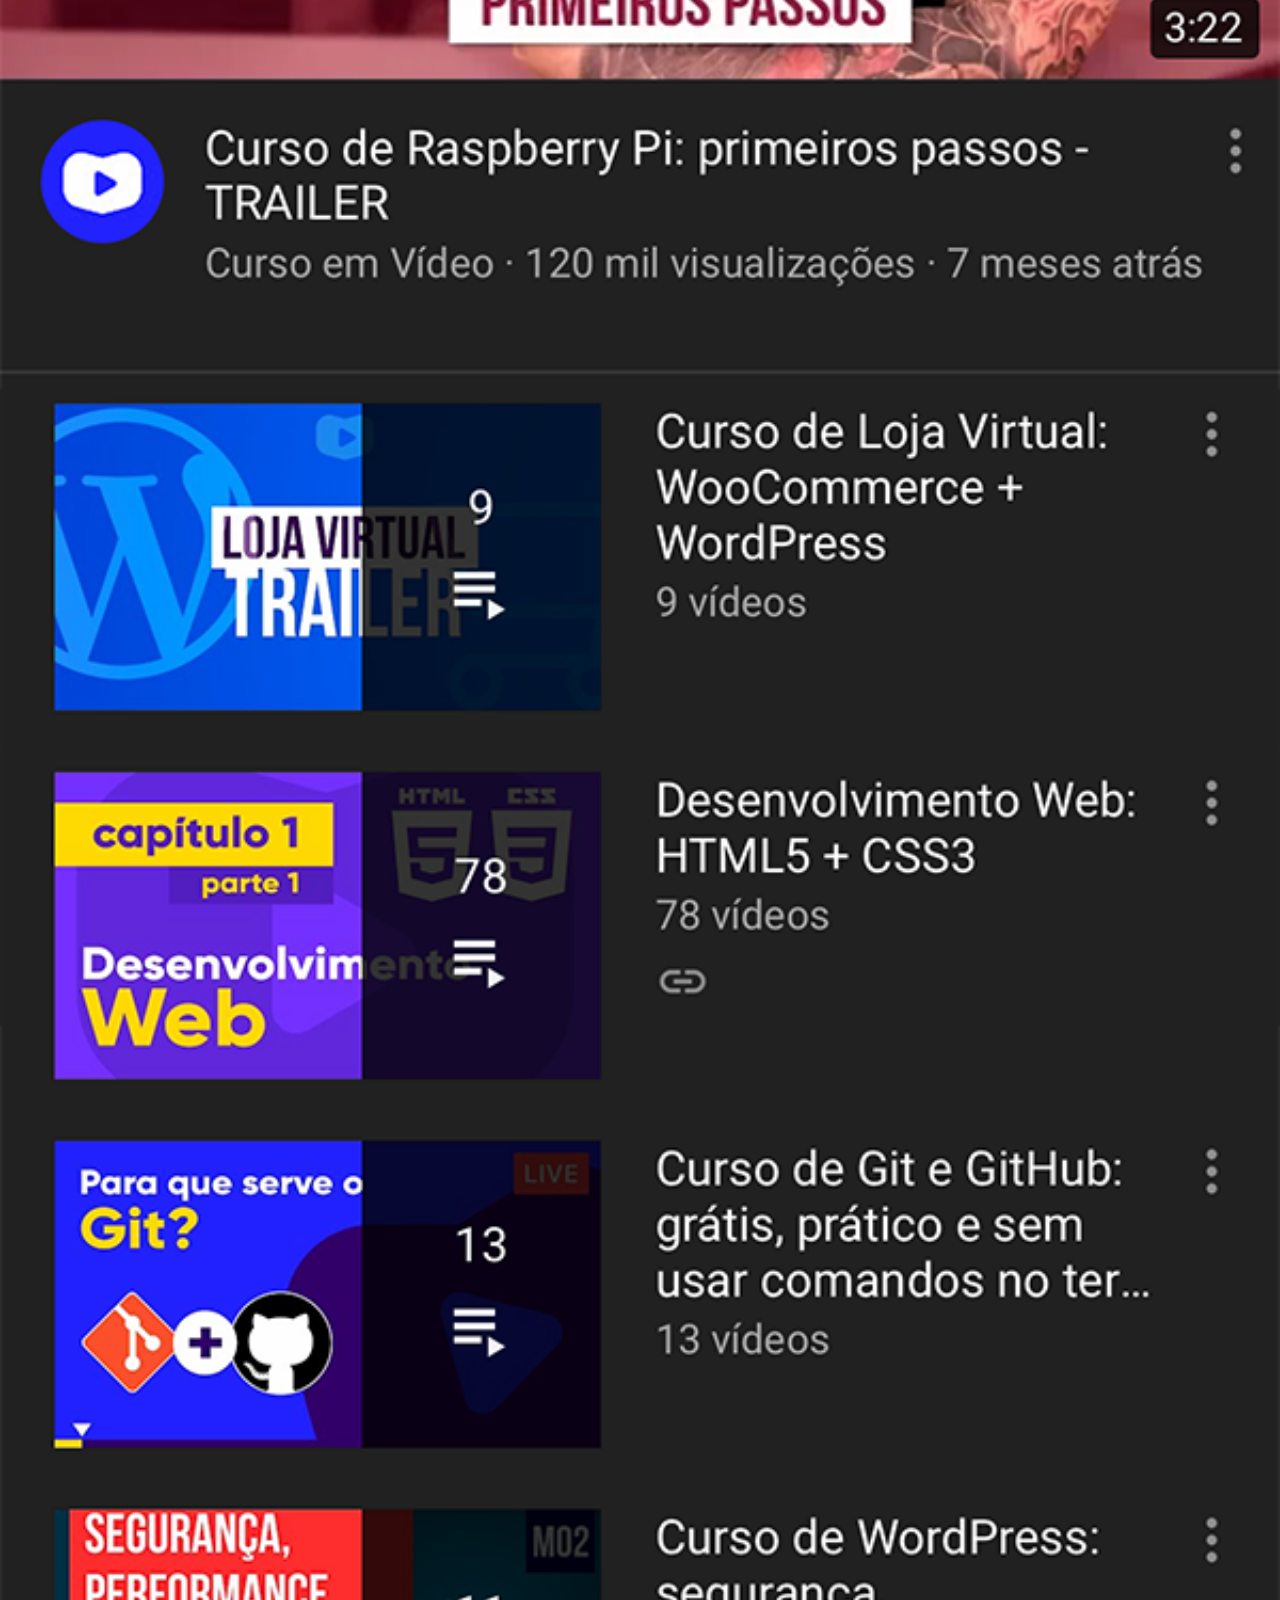
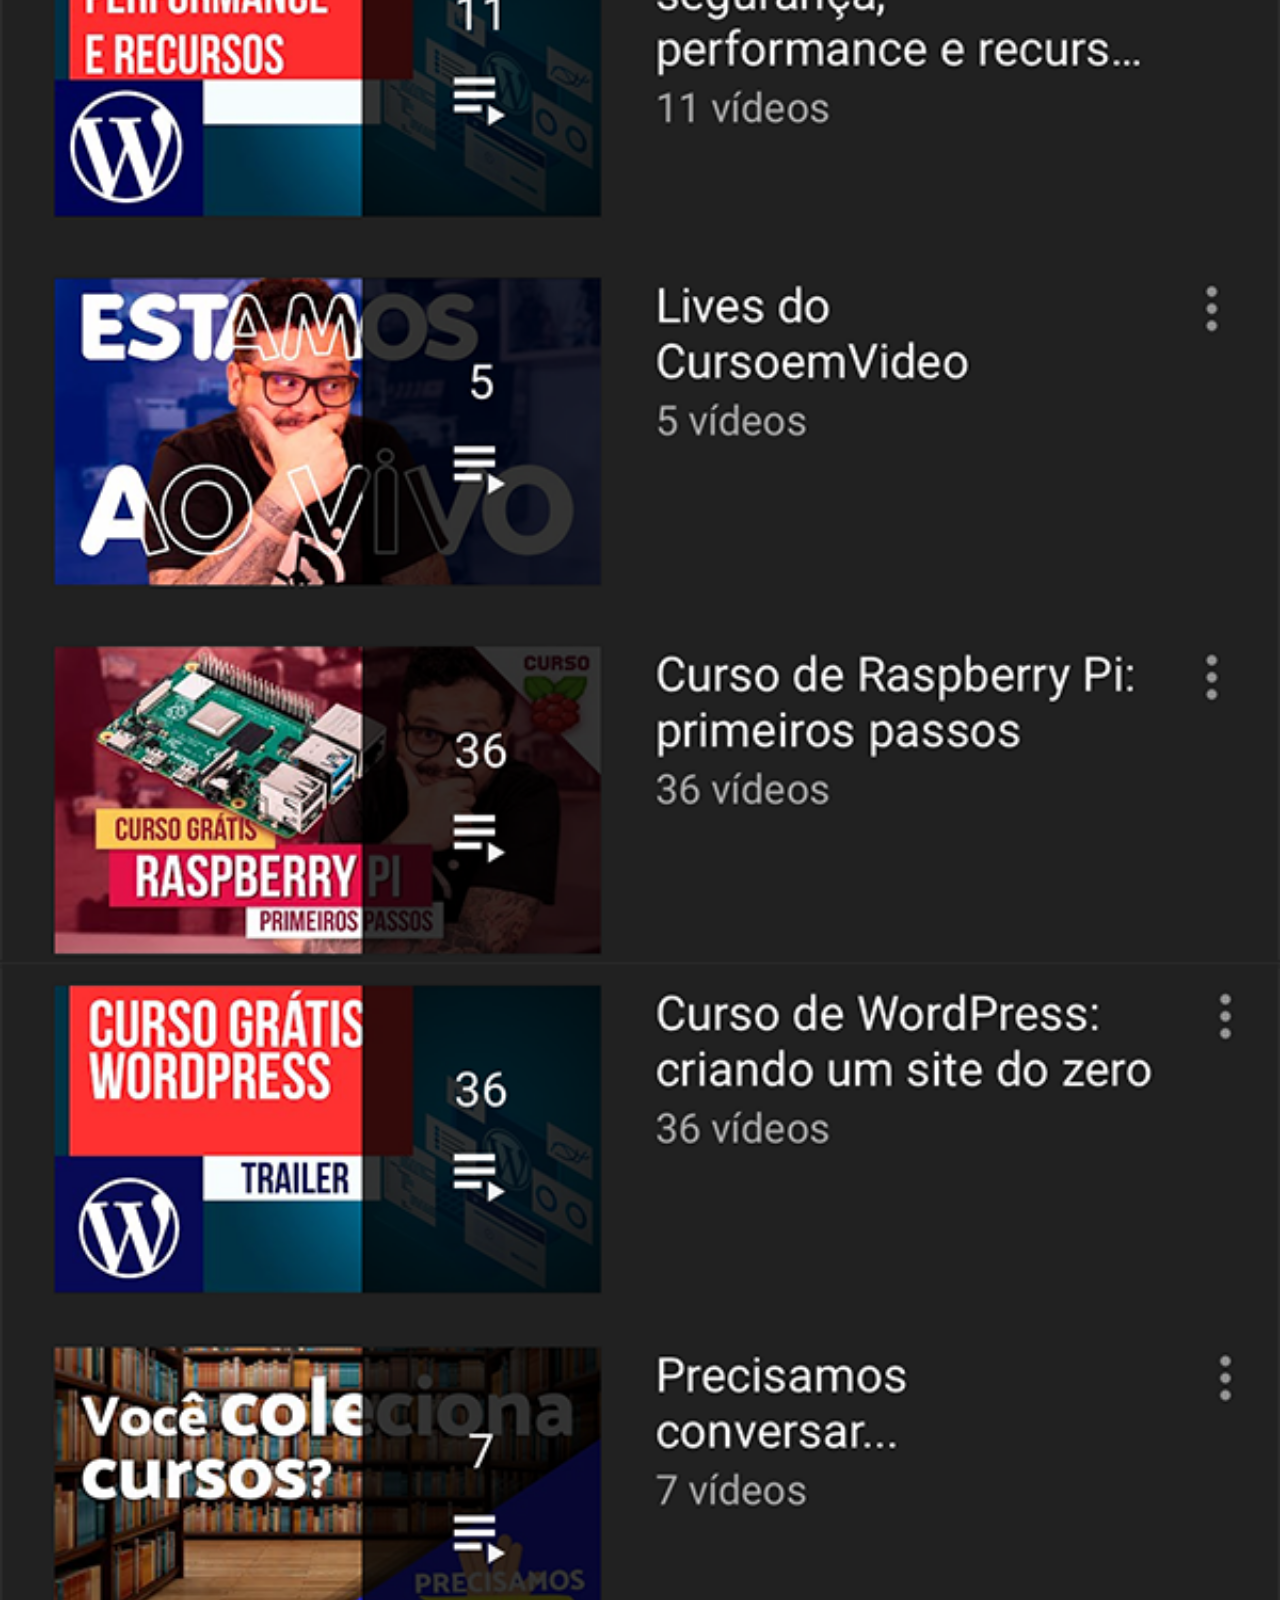
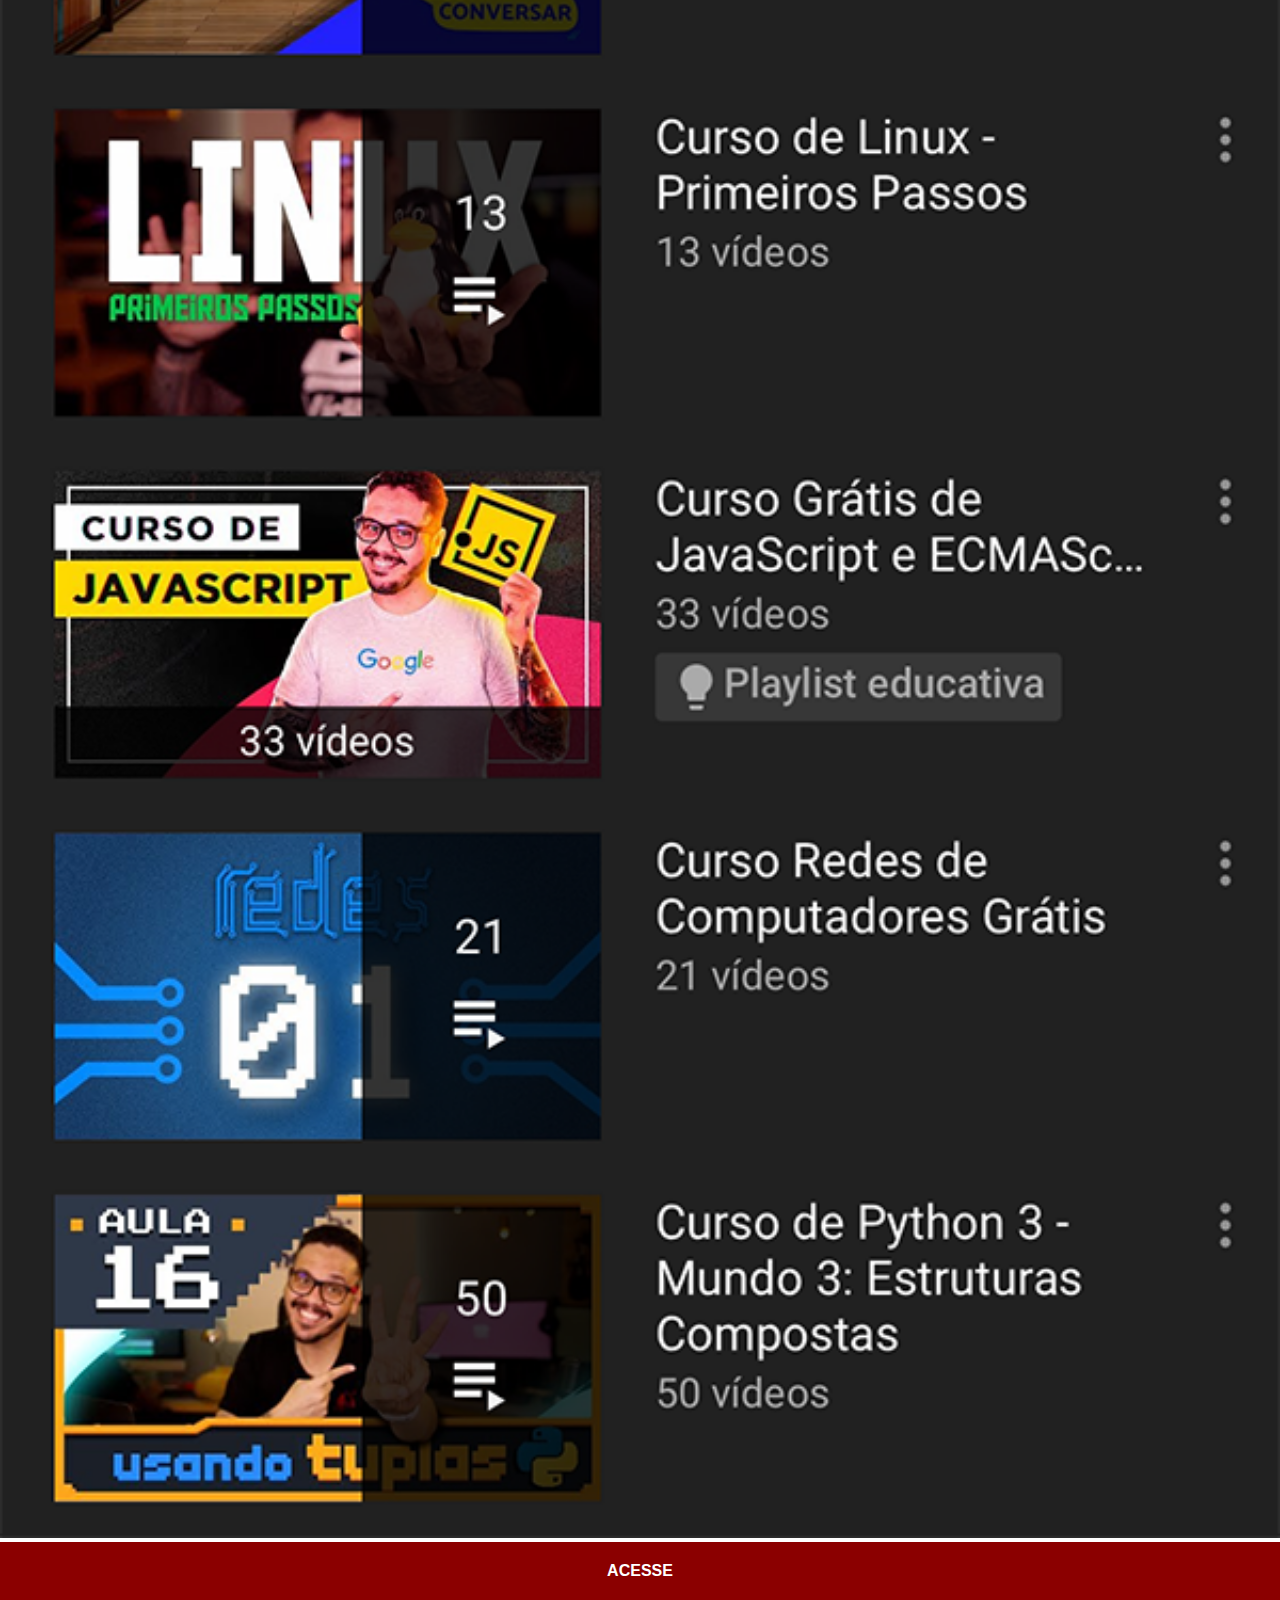
<file: youtube.html>
<!DOCTYPE html>
<html lang="pt-br">
<head>
    <meta charset="UTF-8">
    <meta http-equiv="X-UA-Compatible" content="IE=edge">
    <meta name="viewport" content="width=device-width, initial-scale=1.0">
    <title>YouTube</title>
    <link rel="stylesheet" href="estilos/social.css">
</head>
<body>
    <img src="imagens/tela-youtube.png" alt="YouTube">
    <a href="https://www.youtube.com/c/CursoemV%C3%ADdeo" target="_blank">ACESSE</a>
</body>
</html>
</file>
<file: estilos/style.css>
@charset "UTF-8";

* {
    padding: 0px;
    margin: 0px;
    font-family: Arial, Helvetica, sans-serif;
}

html, body {
    height: 100vh;
    width: 100vw;
    background-color: black;
}

body {
    background: url('../imagens/fundo-madeira.jpg') no-repeat top center;
    background-size: cover;
    background-attachment: fixed;
}

main {
    height: 100vh;
    position: relative;
}

section#telefone {
    position: absolute;
    top: 50%;
    left: 50%;
    transform: translate(-50%, -50%);
    height: 627px;
    width: 311px;
    background: url('../imagens/frame-iphone.png') no-repeat;
}

iframe#tela {
    position: relative;
    top: 80px;
    left: 22px;
    width: 267px;
    height: 471px;
}

section#redes-sociais {
    text-align: right;
}

section#redes-sociais img {
    width: 50px;
    margin: 10px;
    border-radius: 50%;
    box-shadow: 2px 2px 5px rgba(0, 0, 0, 0.400);
    box-sizing: border-box;
}

section#redes-sociais img:hover {
    border: 2px solid rgba(255, 255, 255, 0.600);
    transform: translate(-3px, -3px);
    box-shadow: 5px 5px 10px rgba(0, 0, 0, 0.600);
    transition: transform .3s, border 1s;
}
</file>
<file: estilos/social.css>
@charset "UTF-8";

* {
    margin: 0px;
    padding: 0px;
    font-family: Arial, Helvetica, sans-serif;
}

::-webkit-scrollbar {
    width: 0px;
    height: 0px;
}

img {
    width: 100vw;
    margin: 0px;
}

a {
    display: block;
    background-color: darkred;
    color: white;
    padding: 20px;
    text-align: center;
    font-weight: bolder;
    text-decoration: none;
    margin: 0px;
}

a:hover {
    background-color: red;
}
</file>
